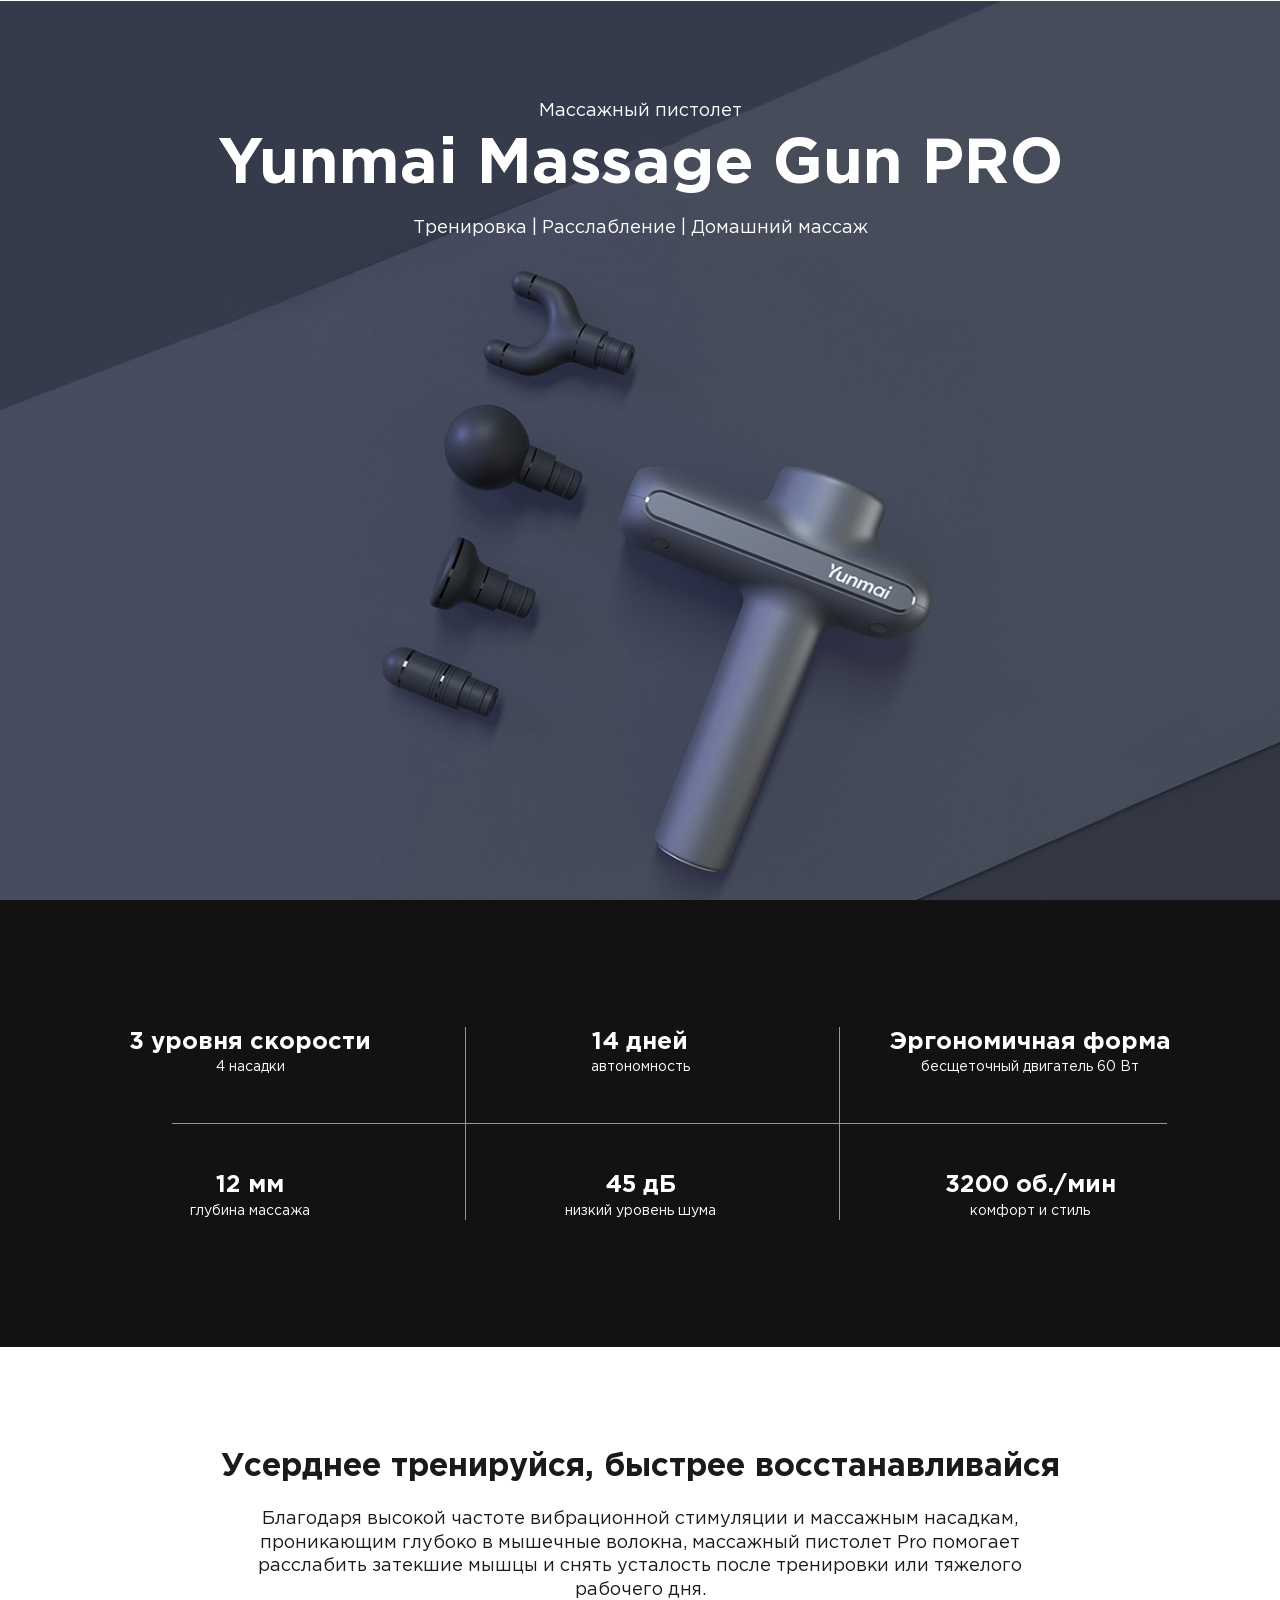
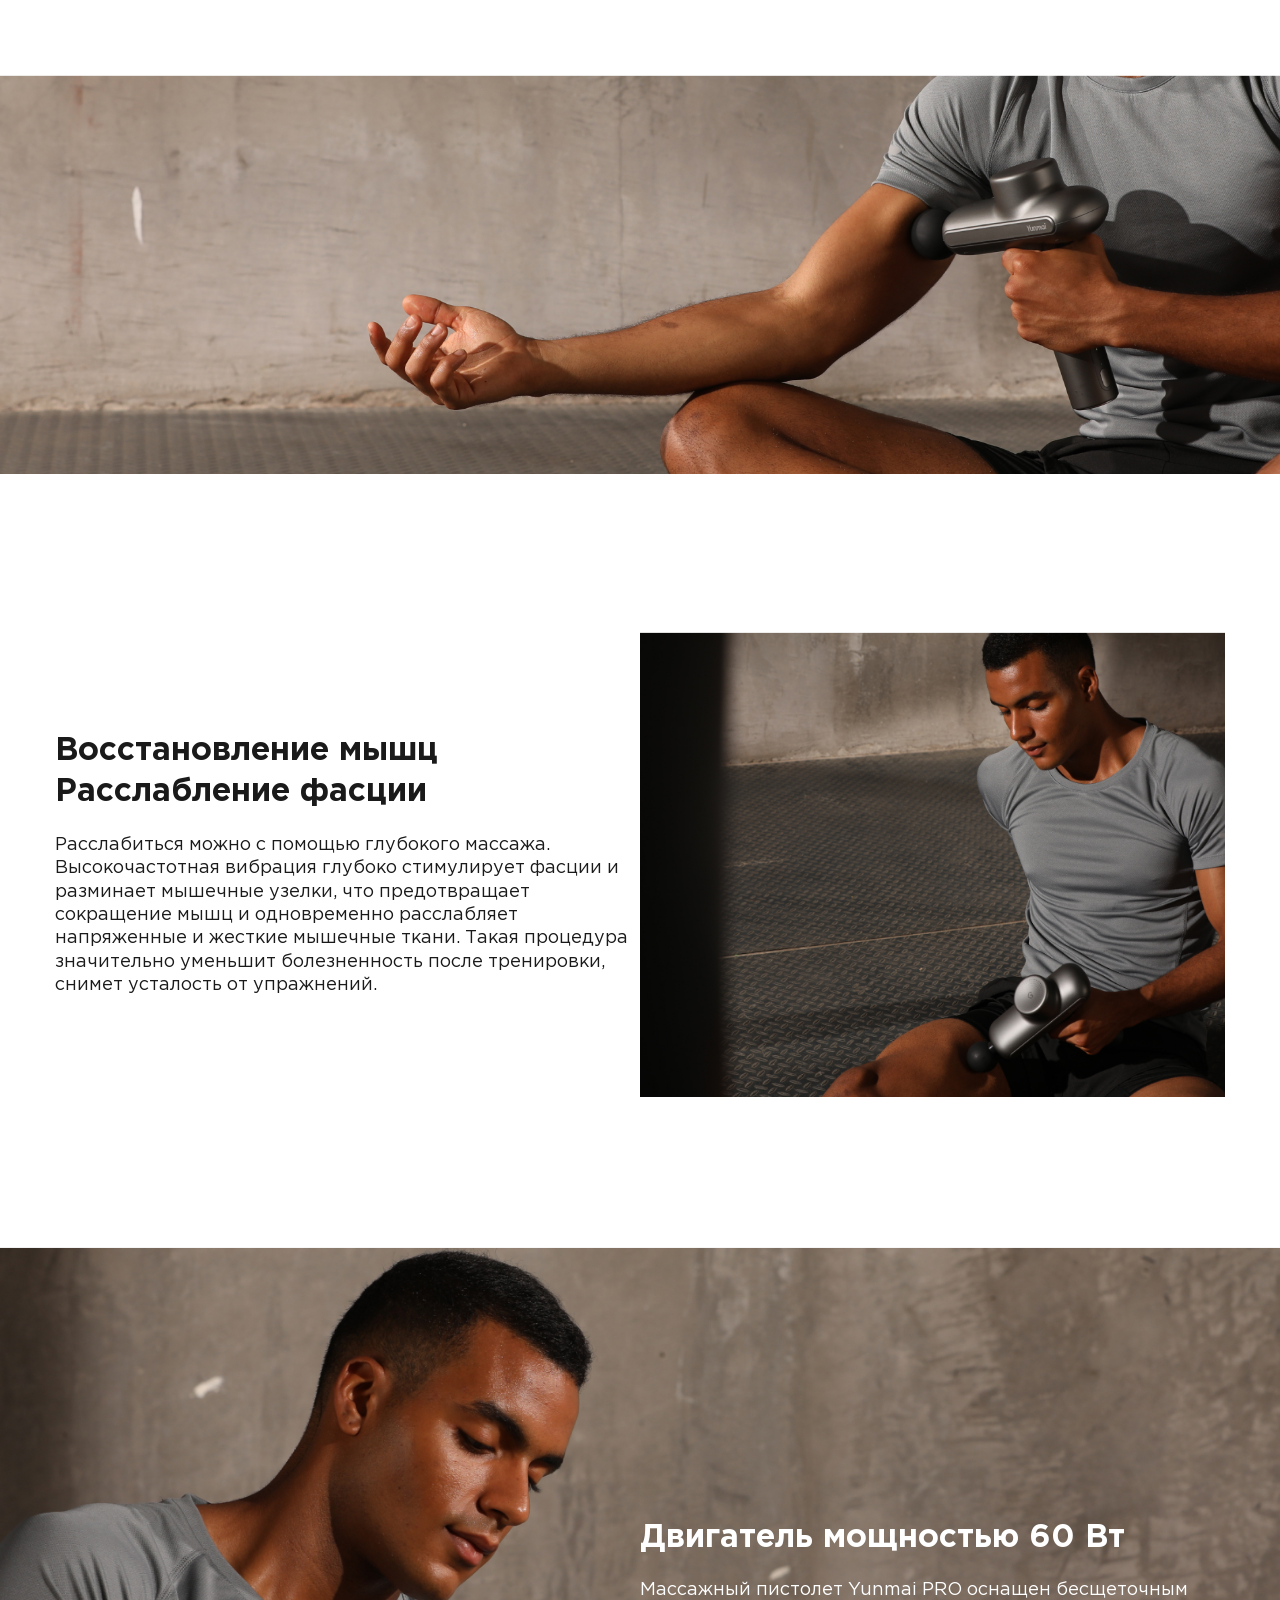
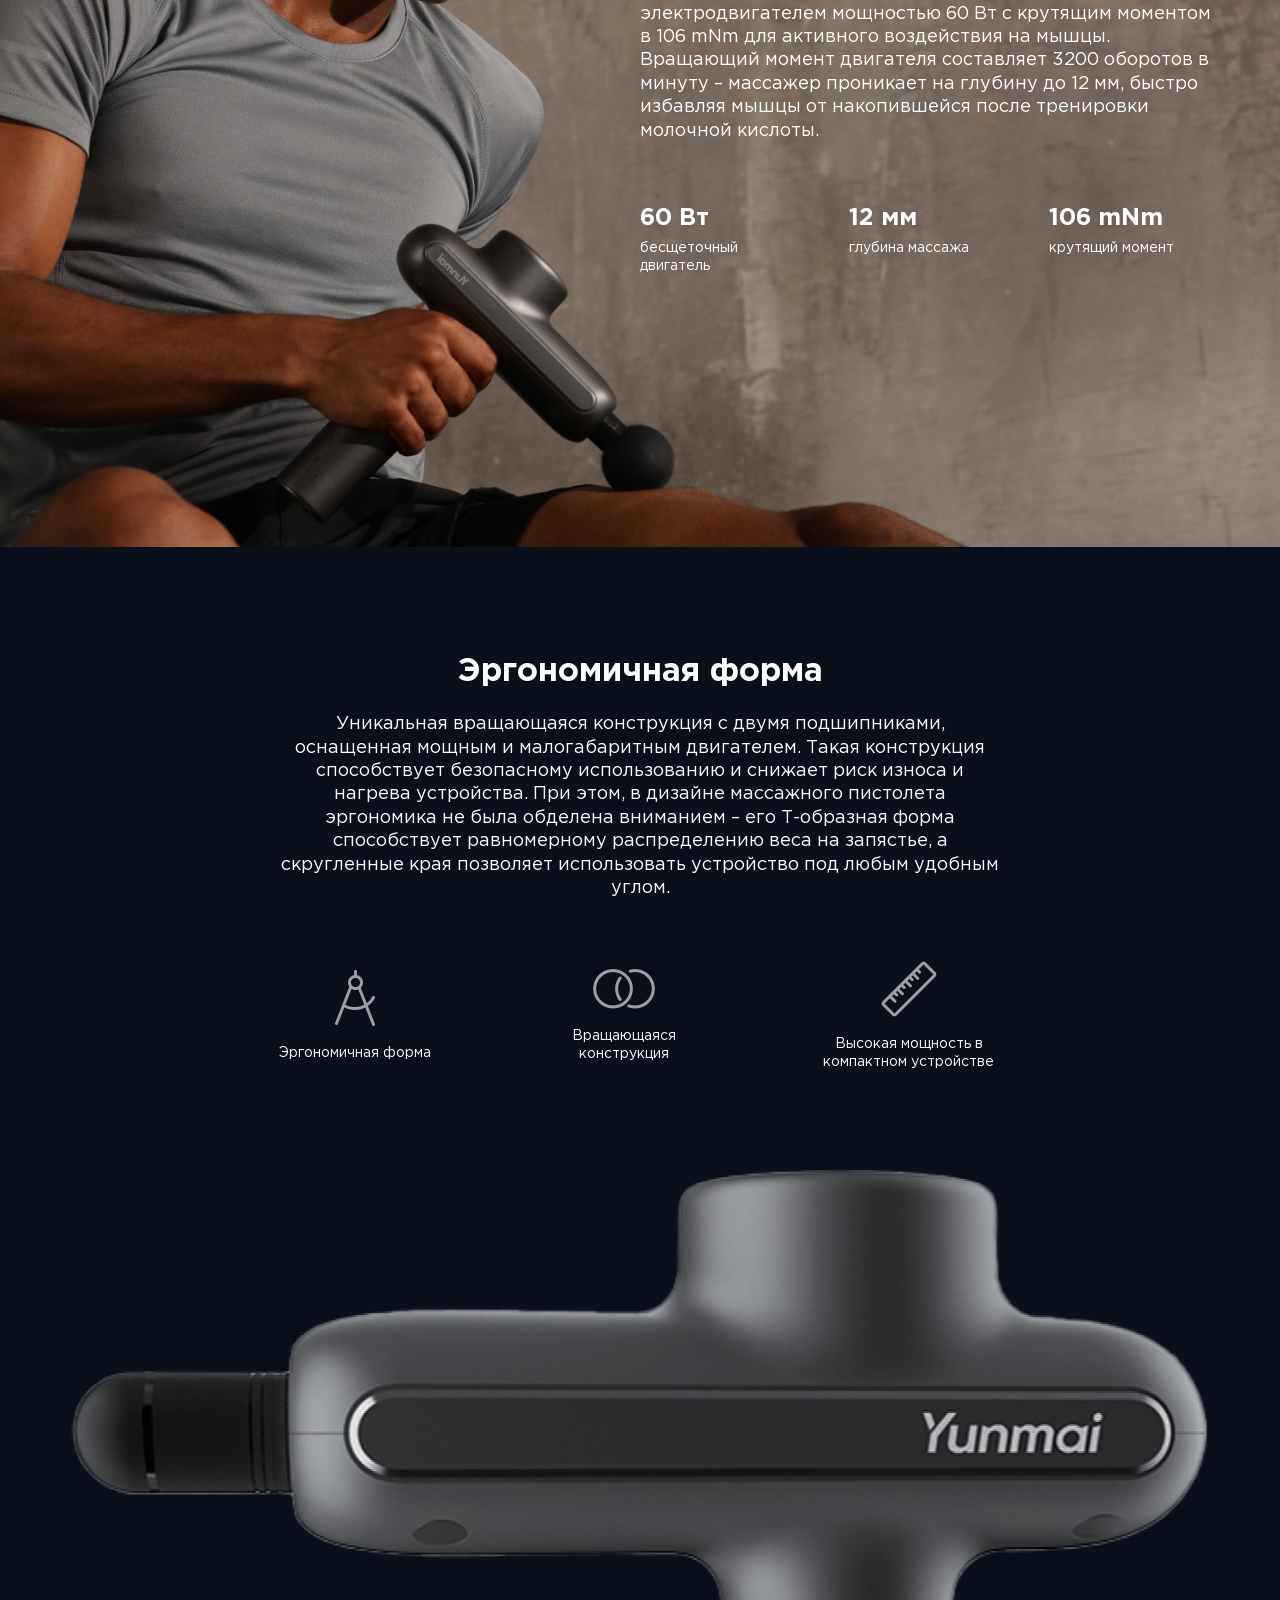
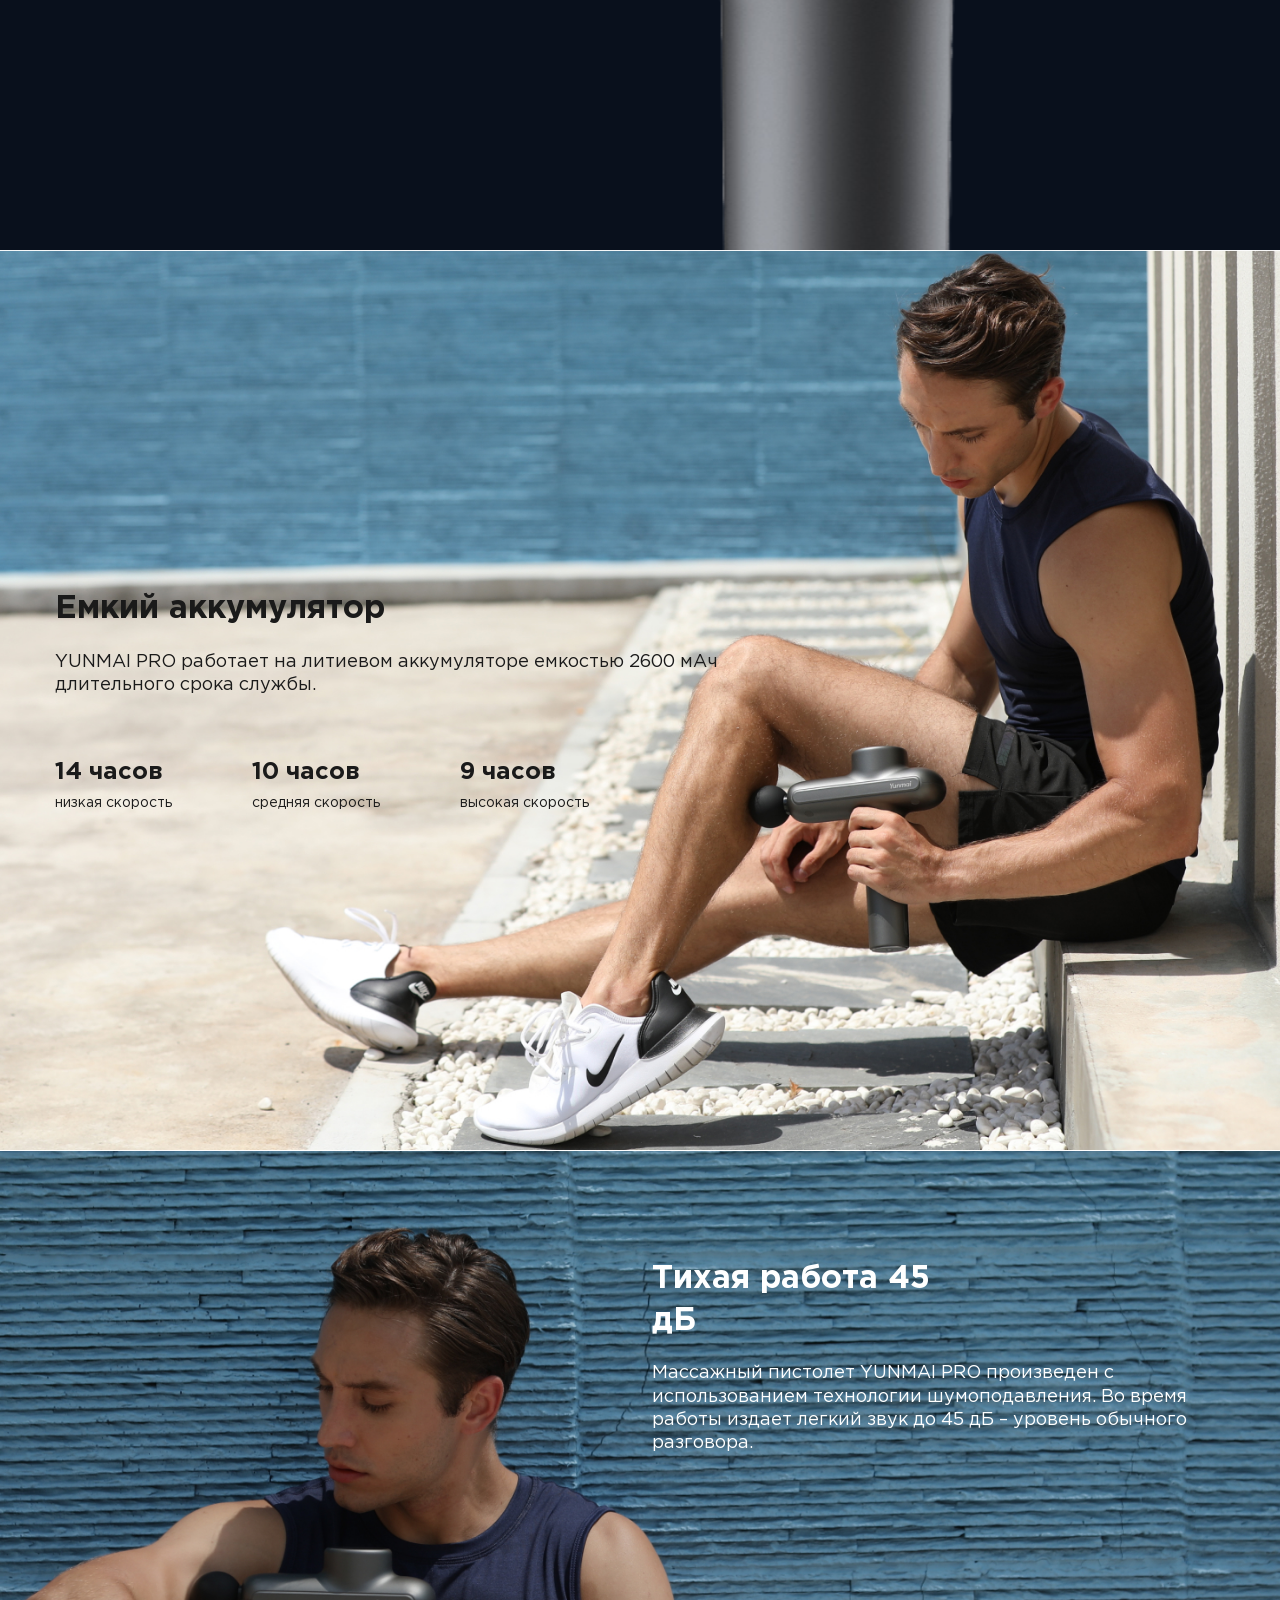
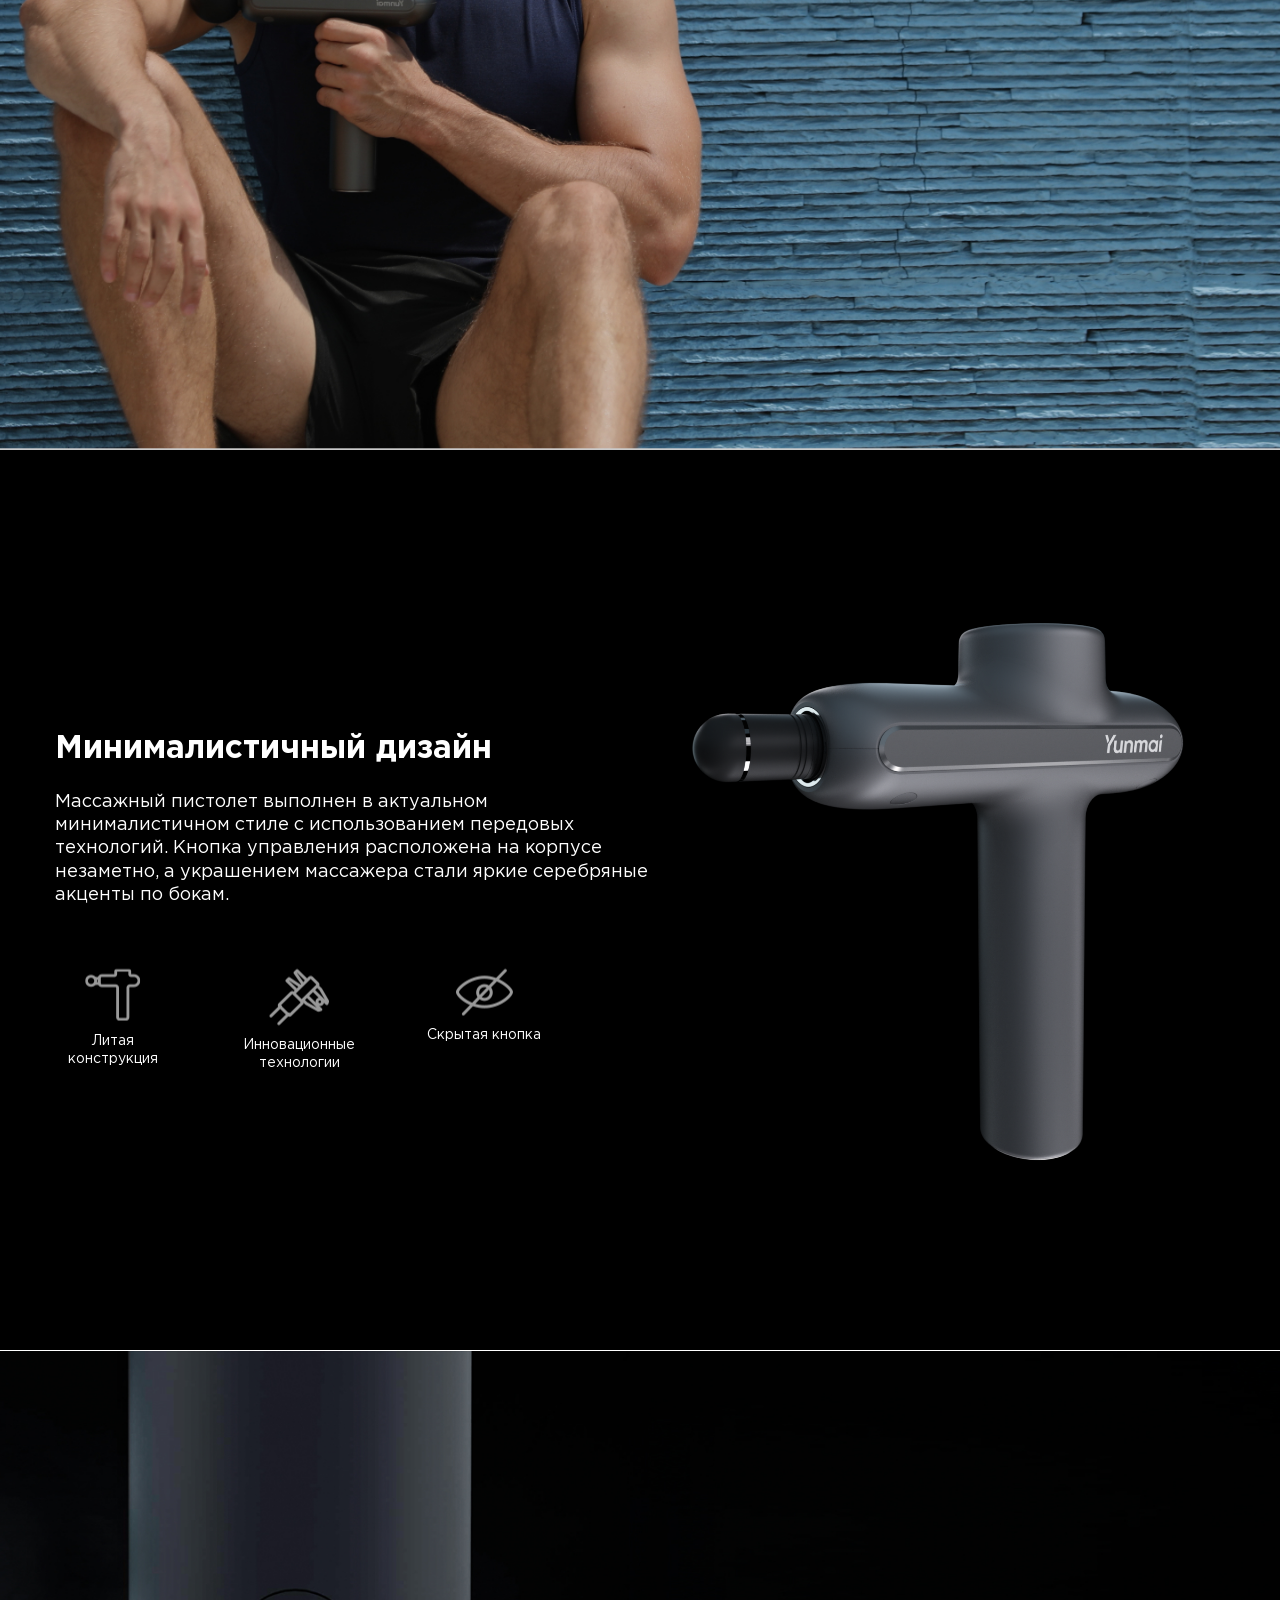
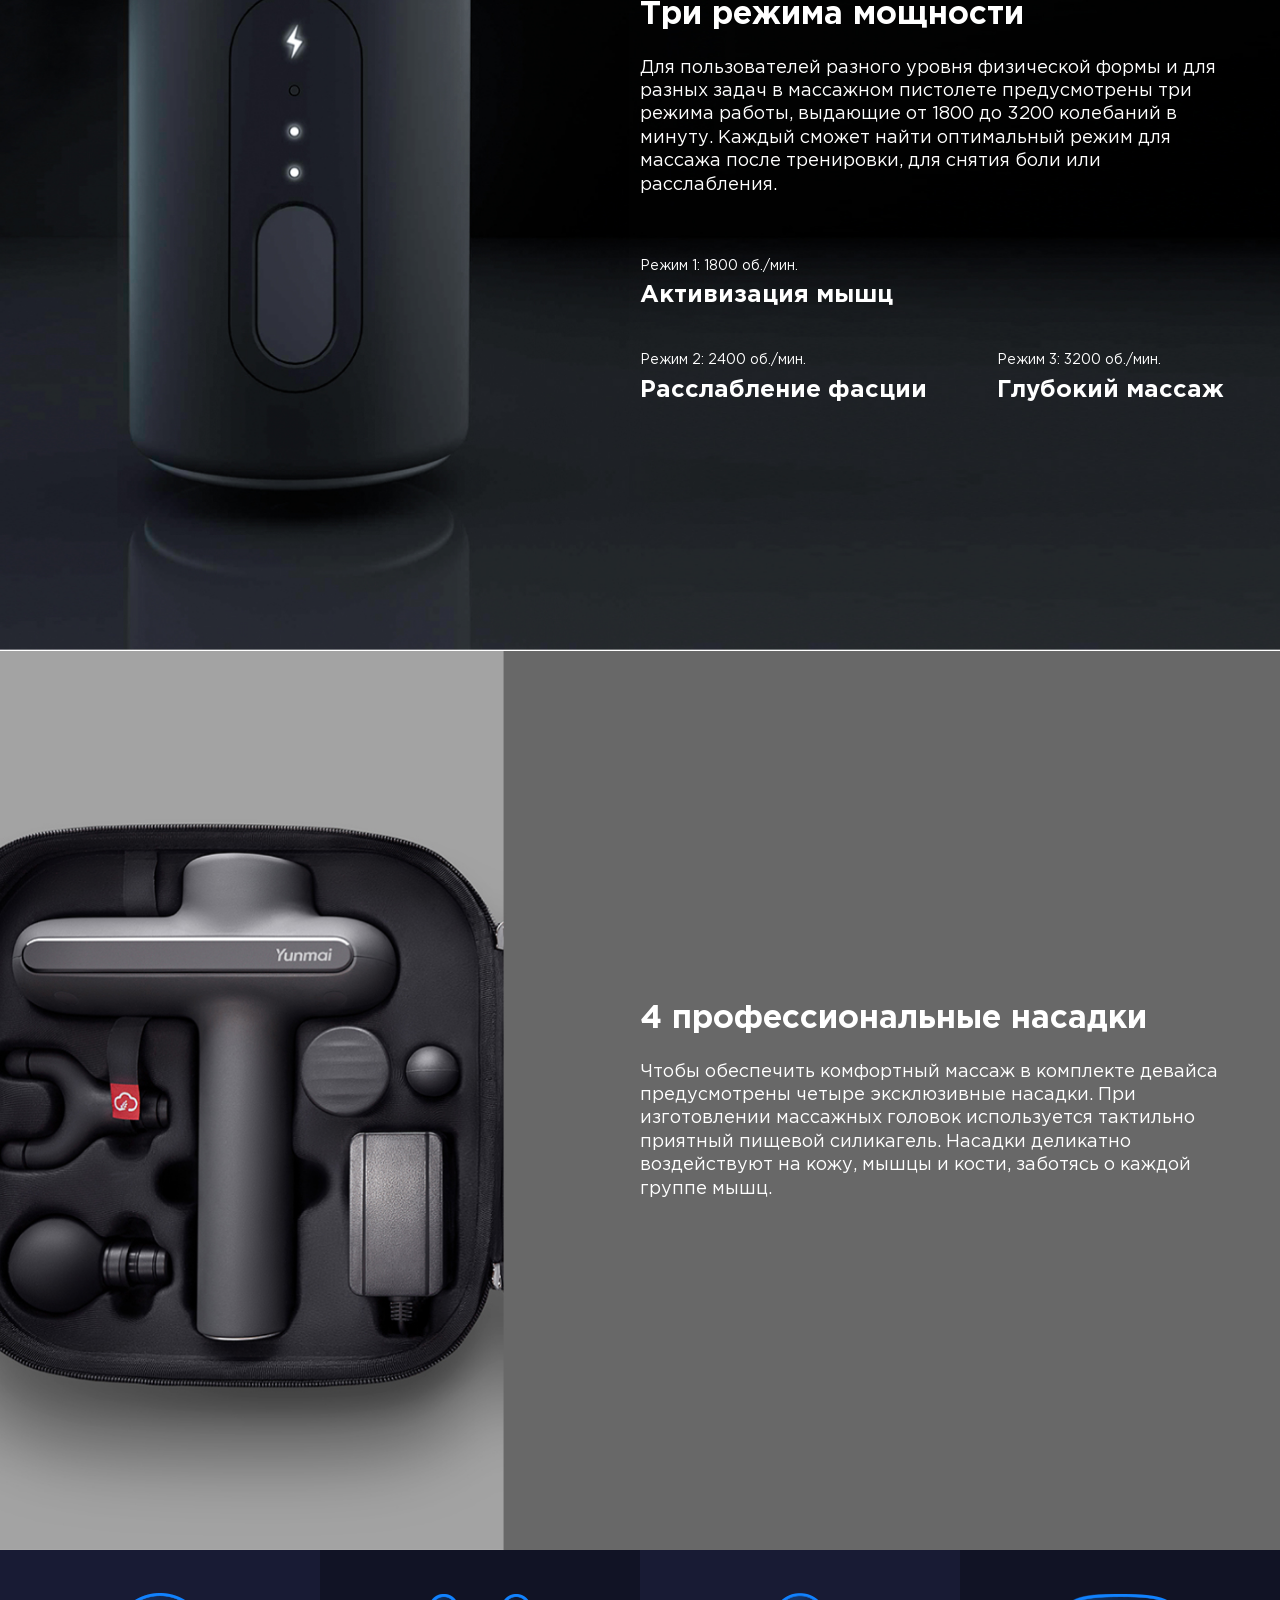
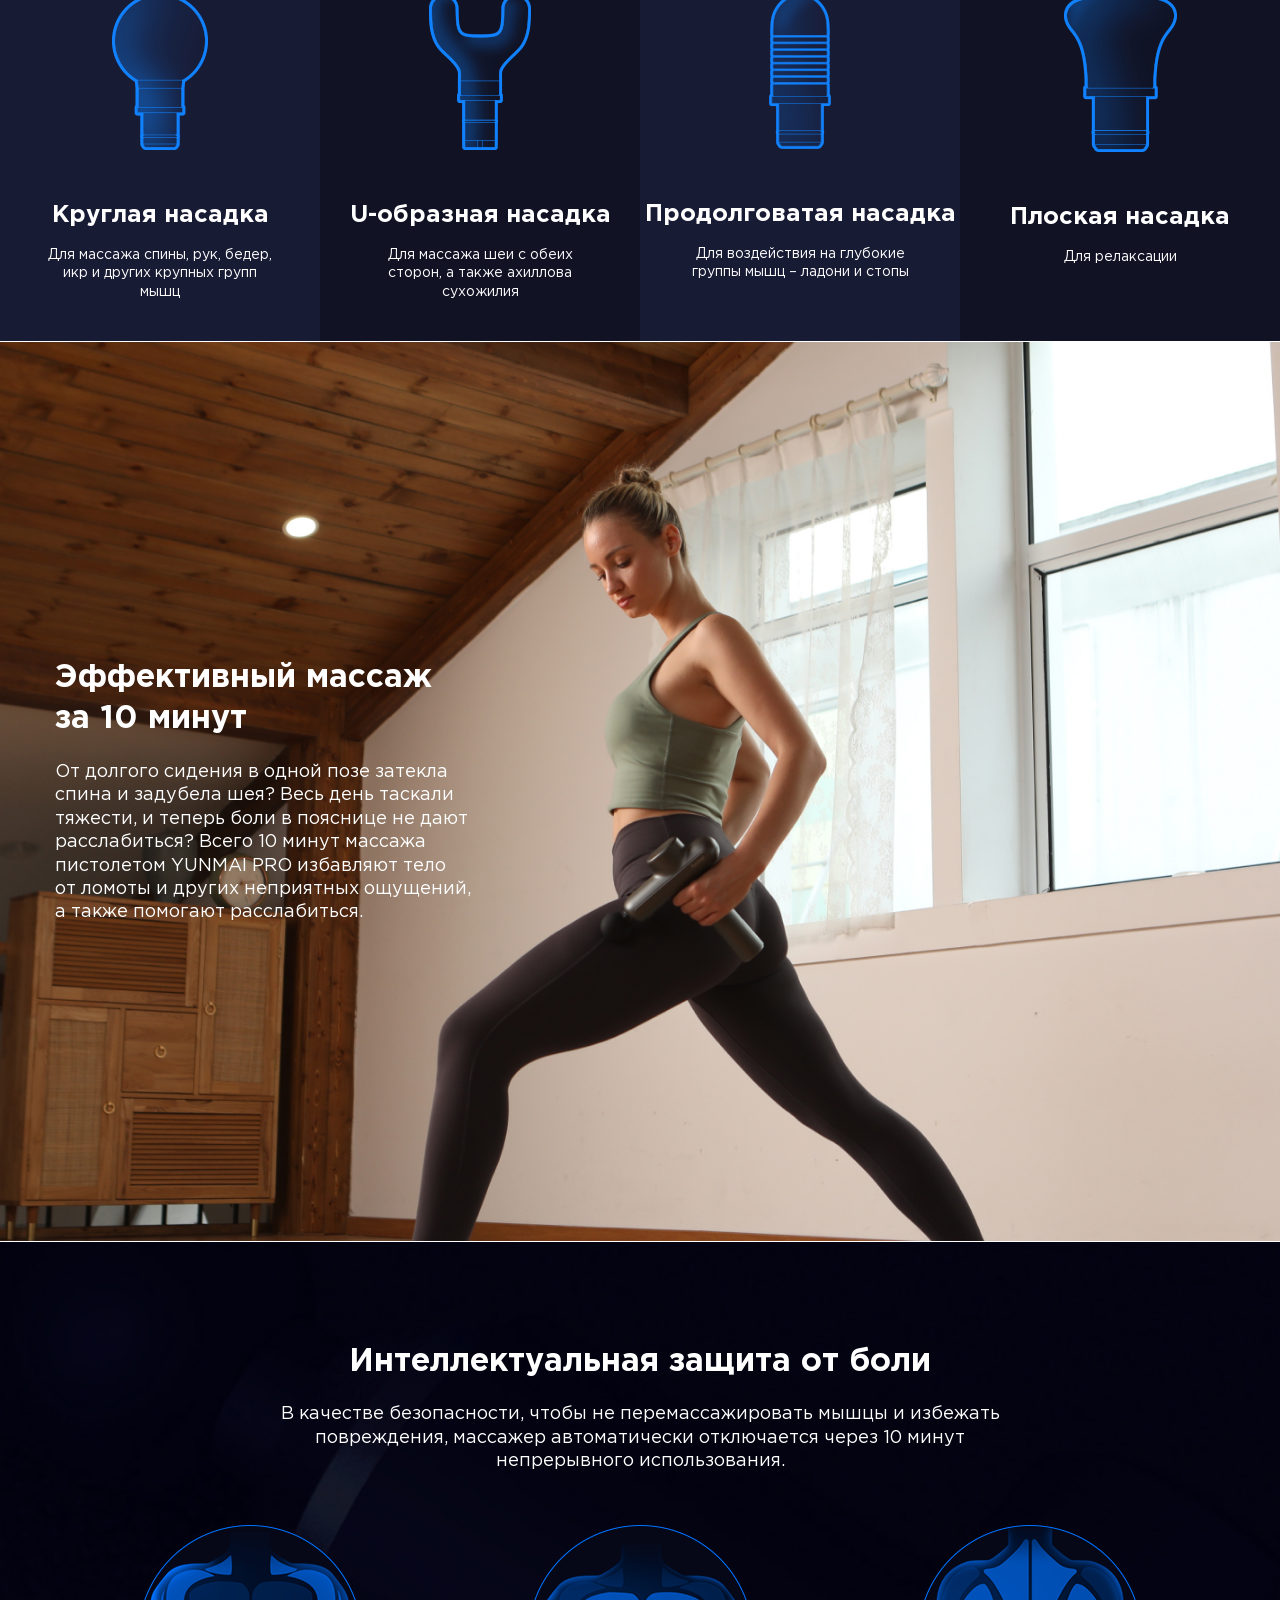
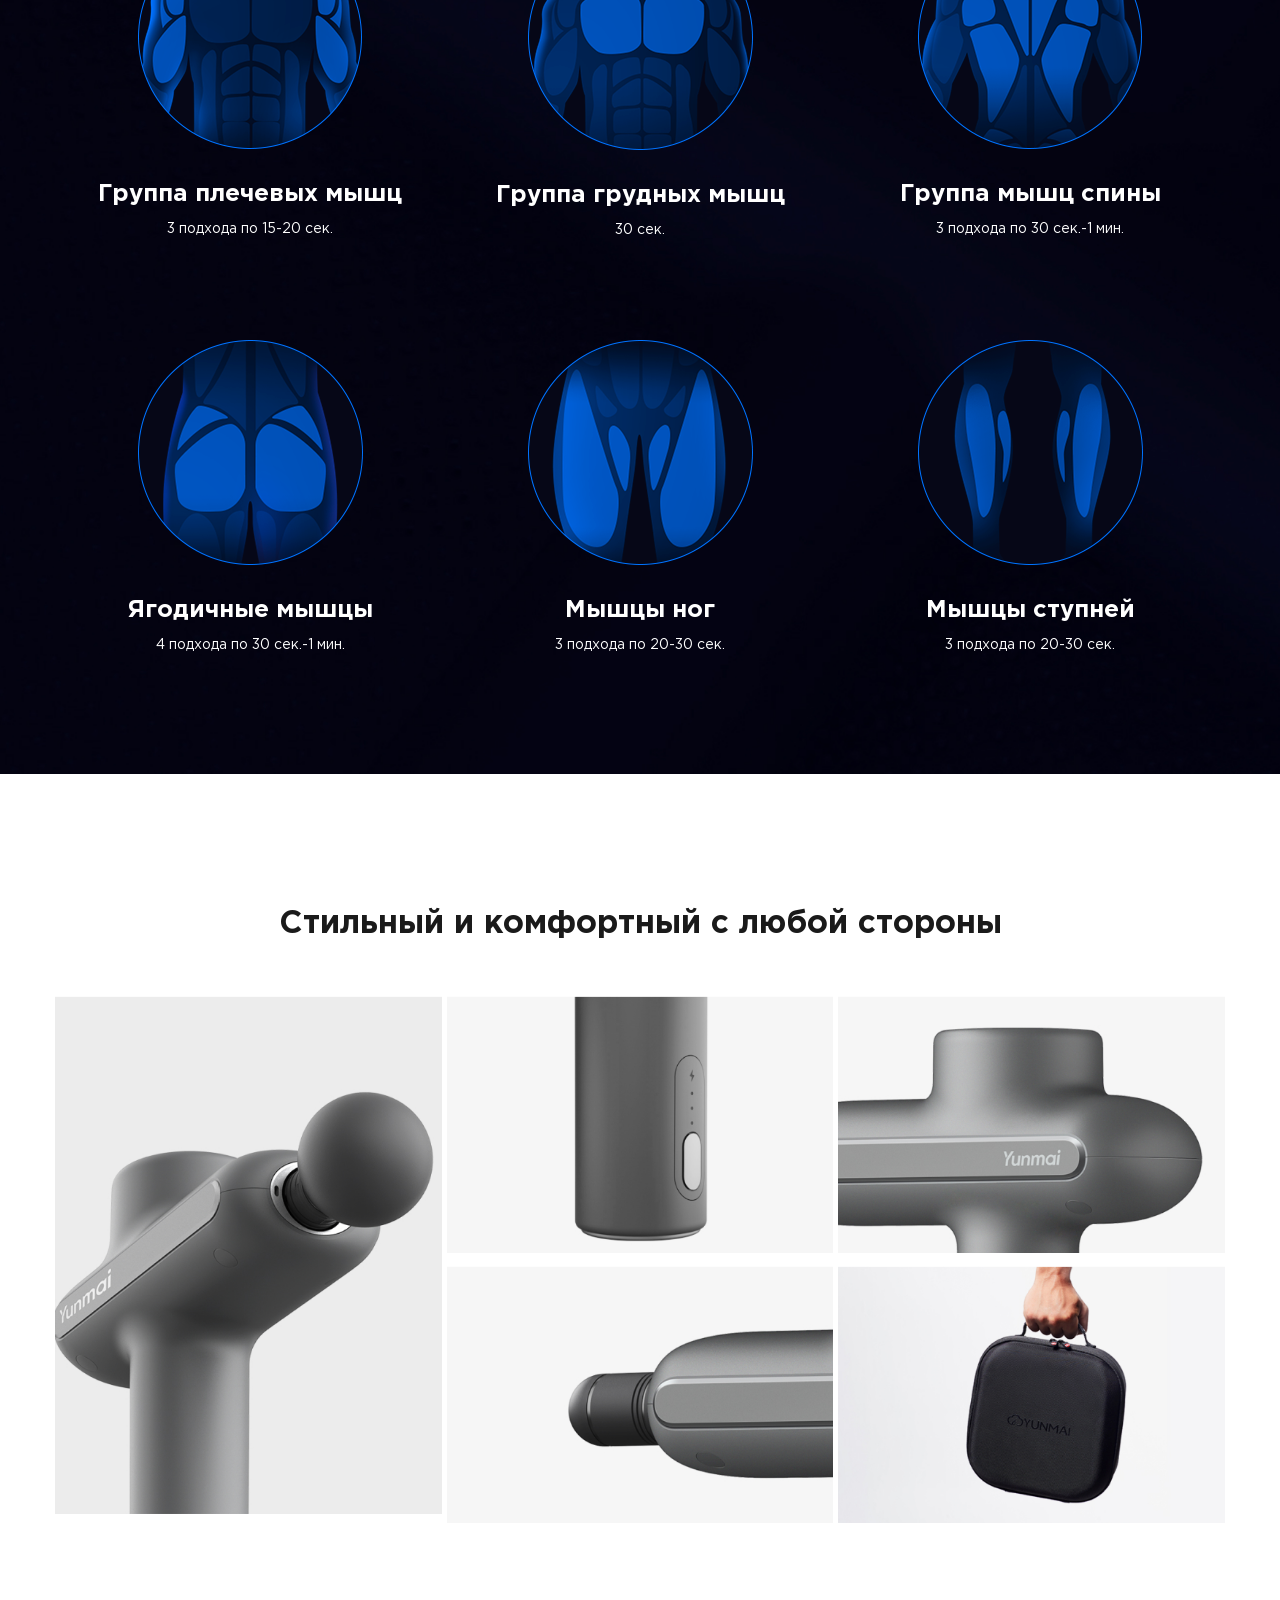
<file: index.html>
<!DOCTYPE html>
<html lang="en">
  <head>
    <meta charset="UTF-8" />
    <meta http-equiv="X-UA-Compatible" content="IE=edge" />
    <meta name="viewport" content="width=device-width, initial-scale=1.0" />
    <link rel="stylesheet" href="./css/main.css" />
    <title>Yunmai Massage Gun PRO</title>
  </head>
  <body>
    <section class="hero">
      <div class="container">
        <div class="hero__content">
          <p class="hero__subtitle descr">Массажный пистолет</p>
          <h1 class="hero__title">Yunmai Massage Gun PRO</h1>
          <p class="hero__descr descr">Тренировка | Расслабление | Домашний массаж</p>
        </div>
      </div>
    </section>
    <section class="char">
      <div class="container">
        <div class="char__wrapper">
          <div class="char__item">
            <h3 class="char__item-title">3 уровня скорости</h3>
            <p class="char__item-descr">4 насадки</p>
          </div>
          <div class="char__item">
            <h3 class="char__item-title">14 дней</h3>
            <p class="char__item-descr">автономность</p>
          </div>
          <div class="char__item">
            <h3 class="char__item-title">Эргономичная форма</h3>
            <p class="char__item-descr">бесщеточный двигатель 60 Вт</p>
          </div>
          <div class="char__item">
            <h3 class="char__item-title">12 мм</h3>
            <p class="char__item-descr">глубина массажа</p>
          </div>
          <div class="char__item">
            <h3 class="char__item-title">45 дБ</h3>
            <p class="char__item-descr">низкий уровень шума</p>
          </div>
          <div class="char__item">
            <h3 class="char__item-title">3200 об./мин</h3>
            <p class="char__item-descr">комфорт и стиль</p>
          </div>
        </div>
      </div>
    </section>

    <section class="training">
      <div class="container">
        <div class="training__text">
          <h3 class="training__title title">Усерднее тренируйся, быстрее восстанавливайся</h3>
          <p class="training__descr descr">
            Благодаря высокой частоте вибрационной стимуляции и массажным насадкам, проникающим
            глубоко в мышечные волокна, массажный пистолет Pro помогает расслабить затекшие мышцы и
            снять усталость после тренировки или тяжелого рабочего дня.
          </p>
        </div>
      </div>
      <picture>
        <source srcset="./img/training-375.jpeg" media="(max-width: 375px)" />
        <img class="training__img" src="./img/training-bg.jpeg" alt="Training" />
      </picture>
    </section>
    <section class="regen">
      <div class="container">
        <div class="regen__items">
          <div class="regen__items-text">
            <h3 class="regen__items-title title">Восстановление мышц Расслабление фасции</h3>
            <p class="regen__items-descr descr">
              Расслабиться можно с помощью глубокого массажа. Высокочастотная вибрация глубоко
              стимулирует фасции и разминает мышечные узелки, что предотвращает сокращение мышц и
              одновременно расслабляет напряженные и жесткие мышечные ткани. Такая процедура
              значительно уменьшит болезненность после тренировки, снимет усталость от упражнений.
            </p>
          </div>
          <img src="img/regen.jpeg" alt="Regen image" class="regen__img" />
        </div>
      </div>
    </section>
    <section class="engine">
      <div class="container">
        <div class="engine__wrapper">
          <div class="engine__content">
            <h3 class="engine__title title">Двигатель мощностью 60 Вт</h3>
            <p class="engine__descr descr">
              Массажный пистолет Yunmai PRO оснащен бесщеточным электродвигателем мощностью 60 Вт с
              крутящим моментом в 106 mNm для активного воздействия на мышцы. Вращающий момент
              двигателя составляет 3200 оборотов в минуту – массажер проникает на глубину до 12 мм,
              быстро избавляя мышцы от накопившейся после тренировки молочной кислоты.
            </p>
            <div class="engine__inner">
              <div class="engine__item">
                <h4 class="engine__item-title">60 Вт</h4>
                <p class="engine__item-descr">бесщеточный двигатель</p>
              </div>
              <div class="engine__item">
                <h4 class="engine__item-title">12 мм</h4>
                <p class="engine__item-descr">глубина массажа</p>
              </div>
              <div class="engine__item">
                <h4 class="engine__item-title">106 mNm</h4>
                <p class="engine__item-descr">крутящий момент</p>
              </div>
            </div>
          </div>
        </div>
      </div>
    </section>
    <section class="ergonomic">
      <div class="container">
        <div class="ergonomic__content">
          <h3 class="ergonomic__title title">Эргономичная форма</h3>
          <p class="ergonomic__descr descr">
            Уникальная вращающаяся конструкция с двумя подшипниками, оснащенная мощным и
            малогабаритным двигателем. Такая конструкция способствует безопасному использованию и
            снижает риск износа и нагрева устройства. При этом, в дизайне массажного пистолета
            эргономика не была обделена вниманием – его Т-образная форма способствует равномерному
            распределению веса на запястье, а скругленные края позволяет использовать устройство под
            любым удобным углом.
          </p>
          <div class="ergonomic__inner">
            <div class="ergonomic__item">
              <img src="./img/icons/form.png" alt="Form" class="ergonomic__item-img" />
              <p class="ergonomic__item-descr">Эргономичная форма</p>
            </div>
            <div class="ergonomic__item">
              <img src="./img/icons/round.png" alt="Round" class="ergonomic__item-img" />
              <p class="ergonomic__item-descr">Вращающаяся конструкция</p>
            </div>
            <div class="ergonomic__item">
              <img src="./img/icons/linear.png" alt="Linear" class="ergonomic__item-img" />
              <p class="ergonomic__item-descr">Высокая мощность в компактном устройстве</p>
            </div>
          </div>
          <img src="./img/massager.png" alt="Massager" class="ergonomic__img" />
        </div>
      </div>
    </section>
    <section class="battery">
      <div class="container">
        <div class="battery__wrapper">
          <div class="battery__content">
            <h3 class="battery__title title">Емкий аккумулятор</h3>
            <p class="battery__descr descr">
              YUNMAI PRO работает на литиевом аккумуляторе емкостью 2600 мАч длительного срока
              службы.
            </p>
            <div class="battery__inner">
              <div class="battery__item">
                <h4 class="battery__item-title">14 часов</h4>
                <p class="battery__item-descr">низкая скорость</p>
              </div>
              <div class="battery__item">
                <h4 class="battery__item-title">10 часов</h4>
                <p class="battery__item-descr">средняя скорость</p>
              </div>
              <div class="battery__item">
                <h4 class="battery__item-title">9 часов</h4>
                <p class="battery__item-descr">высокая скорость</p>
              </div>
            </div>
          </div>
        </div>
      </div>
    </section>
    <section class="noize">
      <div class="container">
        <div class="noize__wrapper">
          <div class="noize__content">
            <h3 class="noize__title title">Тихая работа 45 дБ</h3>
            <p class="noize__descr descr">
              Массажный пистолет YUNMAI PRO произведен с использованием технологии шумоподавления.
              Во время работы издает легкий звук до 45 дБ – уровень обычного разговора.
            </p>
          </div>
        </div>
      </div>
    </section>
    <section class="design">
      <div class="container">
        <div class="design__content">
          <div class="design__inner">
            <div class="design__text">
              <h3 class="design__title title">Минималистичный дизайн</h3>
              <p class="design__descr descr">
                Массажный пистолет выполнен в актуальном минималистичном стиле с использованием
                передовых технологий. Кнопка управления расположена на корпусе незаметно, а
                украшением массажера стали яркие серебряные акценты по бокам.
              </p>
            </div>
            <div class="design__wrapper">
              <div class="design__item">
                <img
                  class="design__item-img"
                  src="./img/icons/construction.png"
                  alt="Construction"
                />
                <p class="design__item-descr">Литая конструкция</p>
              </div>
              <div class="design__item">
                <img class="design__item-img" src="./img/icons/technology.png" alt="Technology" />
                <p class="design__item-descr">Инновационные технологии</p>
              </div>
              <div class="design__item">
                <img class="design__item-img" src="./img/icons/hide.png" alt="Hide" />
                <p class="design__item-descr">Скрытая кнопка</p>
              </div>
            </div>
          </div>
        </div>
      </div>
      <picture>
        <source srcset="./img/design-tablet.png" media="(max-width: 800px)" />
        <img class="design__img" src="./img/design.png" alt="design" />
      </picture>
    </section>
    <section class="power">
      <div class="container">
        <div class="power__wrapper">
          <div class="power__content">
            <h3 class="power__title title">Три режима мощности</h3>
            <p class="power__descr descr">
              Для пользователей разного уровня физической формы и для разных задач в массажном
              пистолете предусмотрены три режима работы, выдающие от 1800 до 3200 колебаний в
              минуту. Каждый сможет найти оптимальный режим для массажа после тренировки, для снятия
              боли или расслабления.
            </p>
            <div class="power__inner">
              <div class="power__item">
                <p class="power__inner-descr">Режим 1: 1800 об./мин.</p>
                <h4 class="power__inner-title">Активизация мышц</h4>
              </div>
              <div class="power__item">
                <p class="power__inner-descr">Режим 2: 2400 об./мин.</p>
                <h4 class="power__inner-title">Расслабление фасции</h4>
              </div>
              <div class="power__item">
                <p class="power__inner-descr">Режим 3: 3200 об./мин.</p>
                <h4 class="power__inner-title">Глубокий массаж</h4>
              </div>
            </div>
          </div>
        </div>
      </div>
    </section>
    <section class="complect">
      <div class="container">
        <div class="complect__wrapper">
          <div class="complect__content">
            <h3 class="complect__title title">4 профессиональные насадки</h3>
            <p class="complect__descr descr">
              Чтобы обеспечить комфортный массаж в комплекте девайса предусмотрены четыре
              эксклюзивные насадки. При изготовлении массажных головок используется тактильно
              приятный пищевой силикагель. Насадки деликатно воздействуют на кожу, мышцы и кости,
              заботясь о каждой группе мышц.
            </p>
          </div>
        </div>
      </div>
      <img src="img/complect-single.jpeg" alt="Complect" class="complect__img" />
    </section>
    <section class="nozzles">
      <div class="nozzles__content">
        <div class="nozzles__item">
          <img src="./img/round-nozzle.png" alt="Round Nozzle" />
          <div class="nozzles__title title">Круглая насадка</div>
          <div class="nozzles__descr descr">
            Для массажа спины, рук, бедер, икр и других крупных групп мышц
          </div>
        </div>
        <div class="nozzles__item">
          <img src="./img/u-nozzle.png" alt="U Nozzle" />
          <div class="nozzles__title">U-образная насадка</div>
          <div class="nozzles__descr">
            Для массажа шеи с обеих сторон, а также ахиллова сухожилия
          </div>
        </div>
        <div class="nozzles__item">
          <img src="./img/long-nozzle.png" alt="Long Nozzle" />
          <div class="nozzles__title">Продолговатая насадка</div>
          <div class="nozzles__descr">Для воздействия на глубокие группы мышц – ладони и стопы</div>
        </div>
        <div class="nozzles__item">
          <img src="./img/flat-nozzle.png" alt="Flat Nozzle" />
          <div class="nozzles__title">Плоская насадка</div>
          <div class="nozzles__descr">Для релаксации</div>
        </div>
      </div>
    </section>
    <section class="effective">
      <div class="container">
        <div class="effective__wrapper">
          <div class="effective__content">
            <h3 class="effective__title title">Эффективный массаж за 10 минут</h3>
            <p class="effective__descr descr">
              От долгого сидения в одной позе затекла спина и задубела шея? Весь день таскали
              тяжести, и теперь боли в пояснице не дают расслабиться? Всего 10 минут массажа
              пистолетом YUNMAI PRO избавляют тело от ломоты и других неприятных ощущений, а также
              помогают расслабиться.
            </p>
          </div>
        </div>
      </div>
    </section>
    <section class="body">
      <div class="container">
        <div class="body__text">
          <h2 class="body__title title">Интеллектуальная защита от боли</h2>
          <p class="body__descr descr">
            В качестве безопасности, чтобы не перемассажировать мышцы и избежать повреждения,
            массажер автоматически отключается через 10 минут непрерывного использования.
          </p>
        </div>
        <div class="body__wrapper">
          <div class="body__item">
            <img src="./img/body-icons/shoulders.png" alt="shoulders" />
            <h3 class="body__item-title">Группа плечевых мышц</h3>
            <p class="body__item-descr">3 подхода по 15-20 сек.</p>
          </div>
          <div class="body__item">
            <img src="./img/body-icons/pectoral.png" alt="pectoral" />
            <h3 class="body__item-title">Группа грудных мышц</h3>
            <p class="body__item-descr">30 сек.</p>
          </div>
          <div class="body__item">
            <img src="./img/body-icons/spinal.png" alt="spinal" />
            <h3 class="body__item-title">Группа мышц спины</h3>
            <p class="body__item-descr">3 подхода по 30 сек.-1 мин.</p>
          </div>
          <div class="body__item">
            <img src="./img/body-icons/gluteal.png" alt="gluteal" />
            <h3 class="body__item-title">Ягодичные мышцы</h3>
            <p class="body__item-descr">4 подхода по 30 сек.-1 мин.</p>
          </div>
          <div class="body__item">
            <img src="./img/body-icons/legs.png" alt="legs" />
            <h3 class="body__item-title">Мышцы ног</h3>
            <p class="body__item-descr">3 подхода по 20-30 сек.</p>
          </div>
          <div class="body__item">
            <img src="./img/body-icons/foot.png" alt="foot" />
            <h3 class="body__item-title">Мышцы ступней</h3>
            <p class="body__item-descr">3 подхода по 20-30 сек.</p>
          </div>
        </div>
      </div>
    </section>
    <section class="comfort">
      <div class="container">
        <h3 class="comfort__title title">Стильный и комфортный с любой стороны</h3>
        <div class="comfort__wrapper">
          <div class="comfort__item">
            <img src="./img/comfort-img/comfort-1.jpeg" alt="Comfort" />
          </div>
          <div class="comfort__item">
            <img src="./img/comfort-img/comfort-2.jpeg" alt="Comfort" />
          </div>
          <div class="comfort__item">
            <img src="./img/comfort-img/comfort-3.jpeg" alt="Comfort" />
          </div>
          <div class="comfort__item">
            <img src="./img/comfort-img/comfort-4.jpeg" alt="Comfort" />
          </div>
          <div class="comfort__item">
            <img src="./img/comfort-img/comfort-5.jpeg" alt="Comfort" />
          </div>
        </div>
      </div>
    </section>
  </body>
</html>
</file>
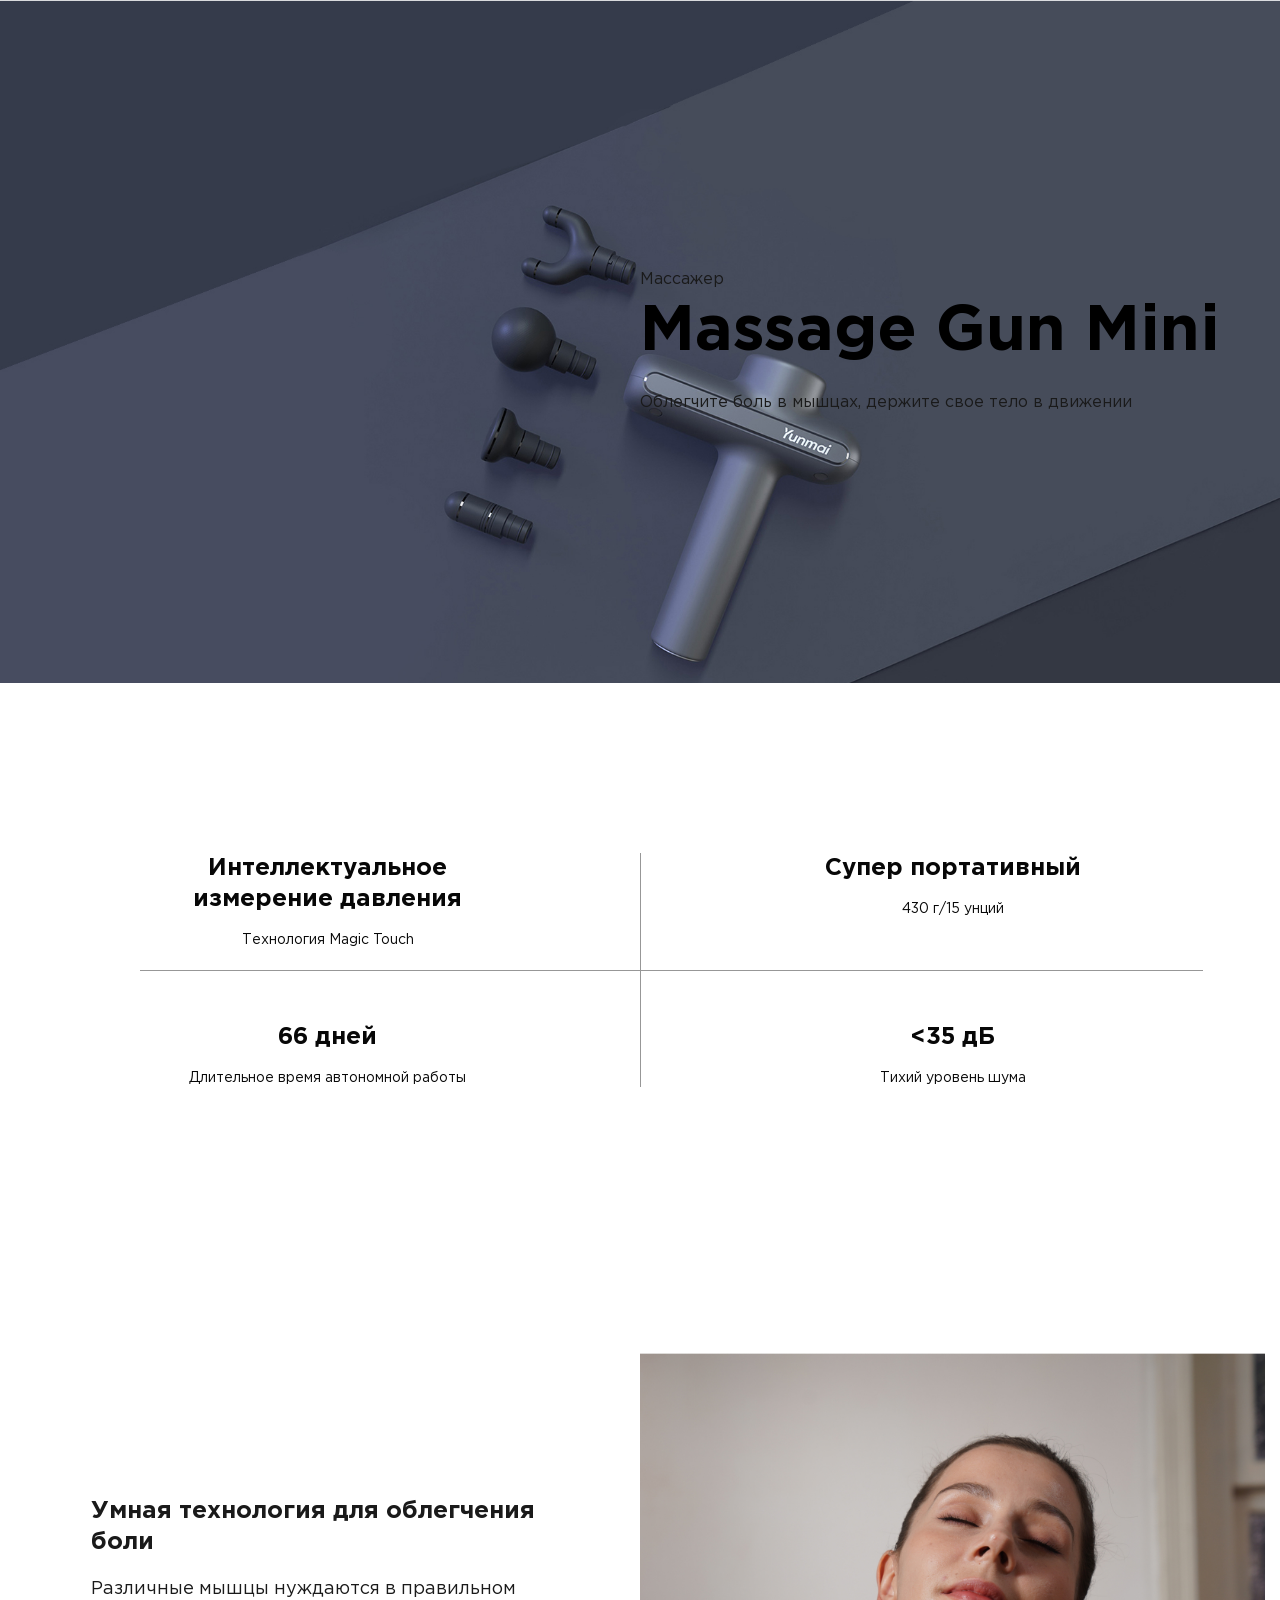
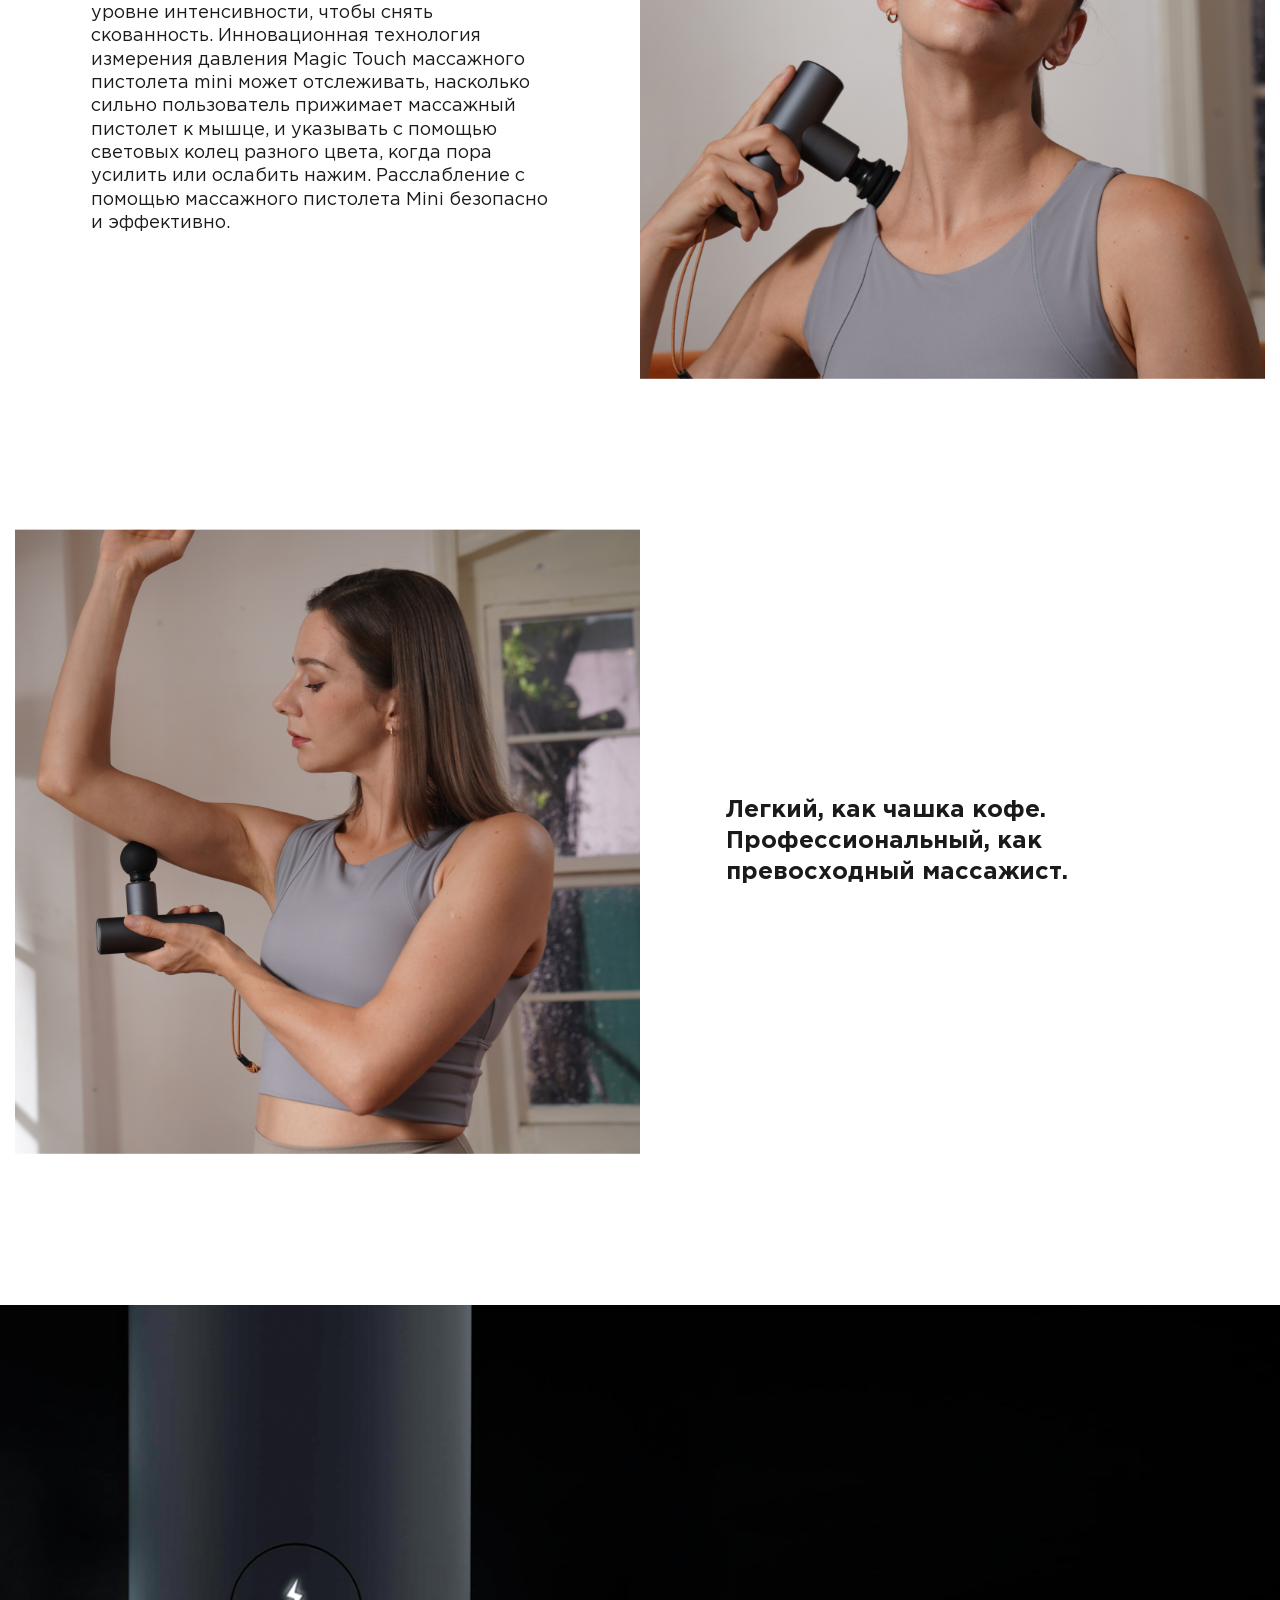
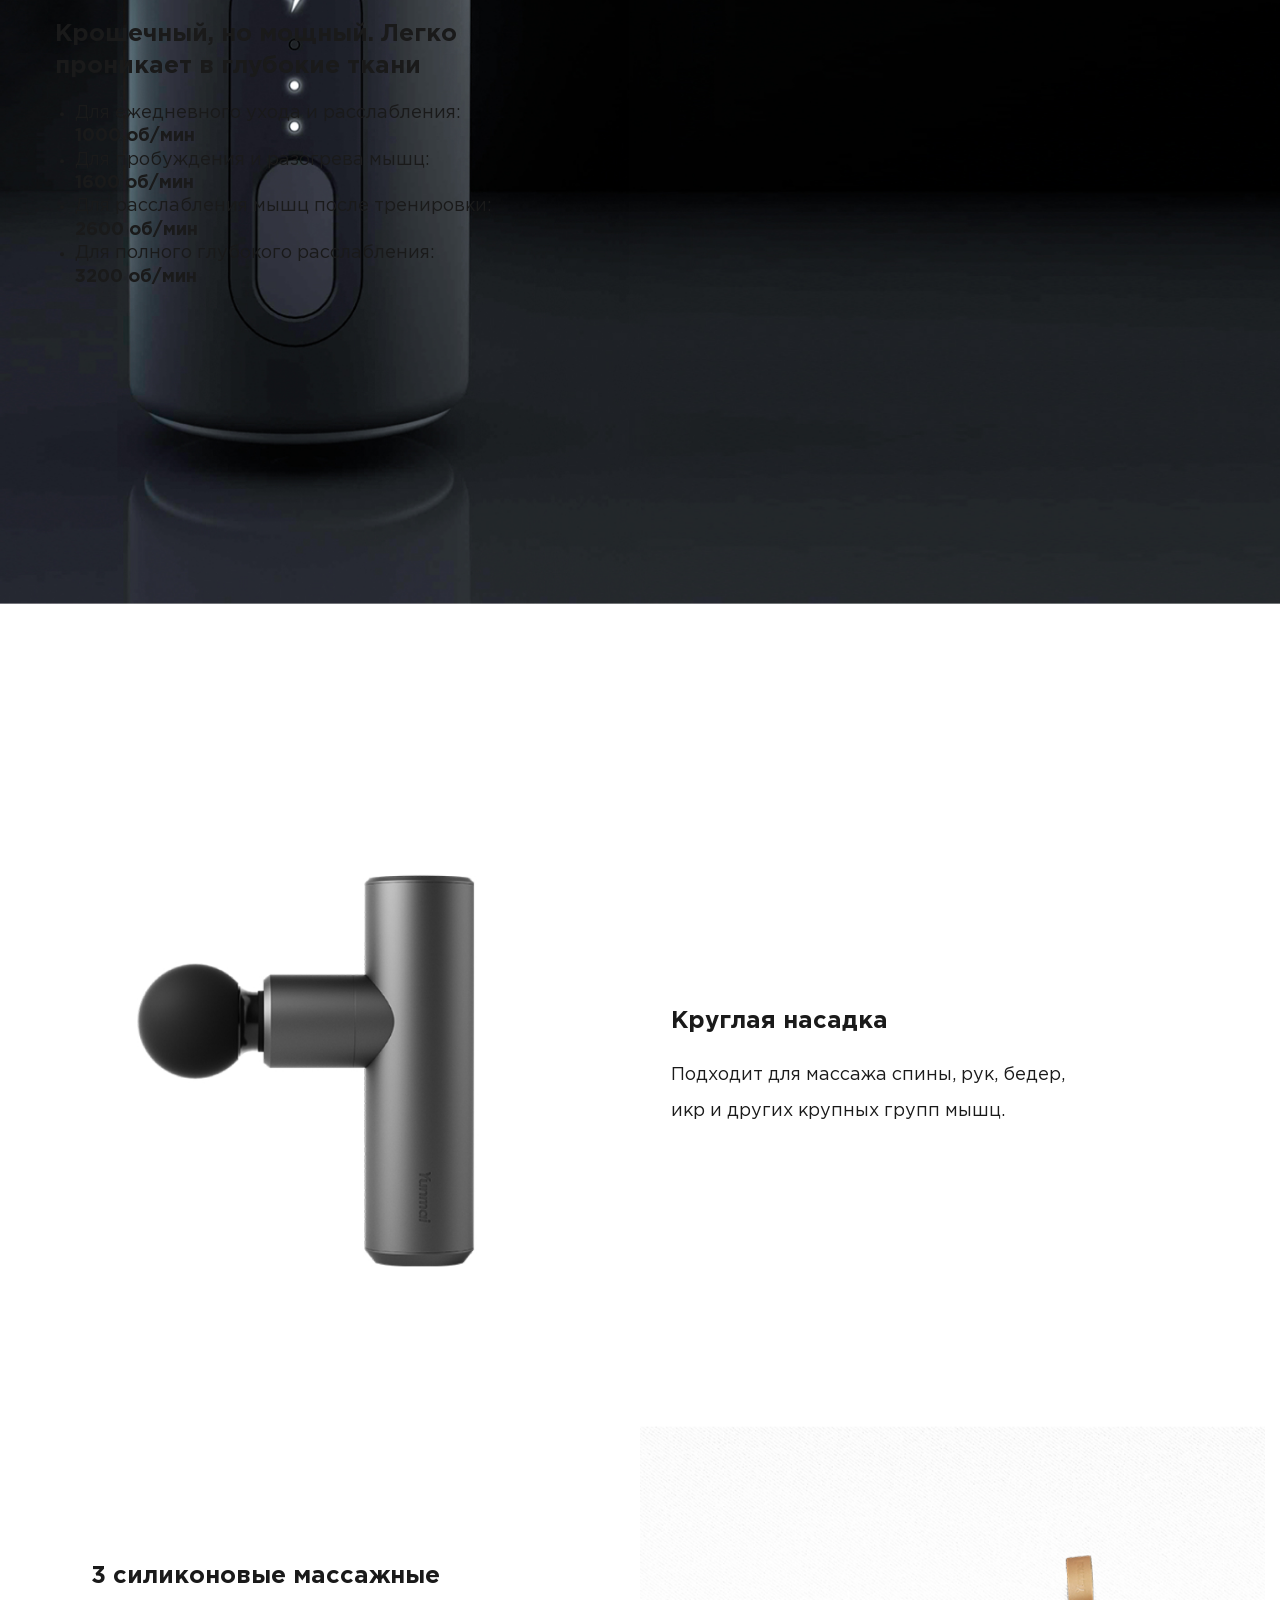
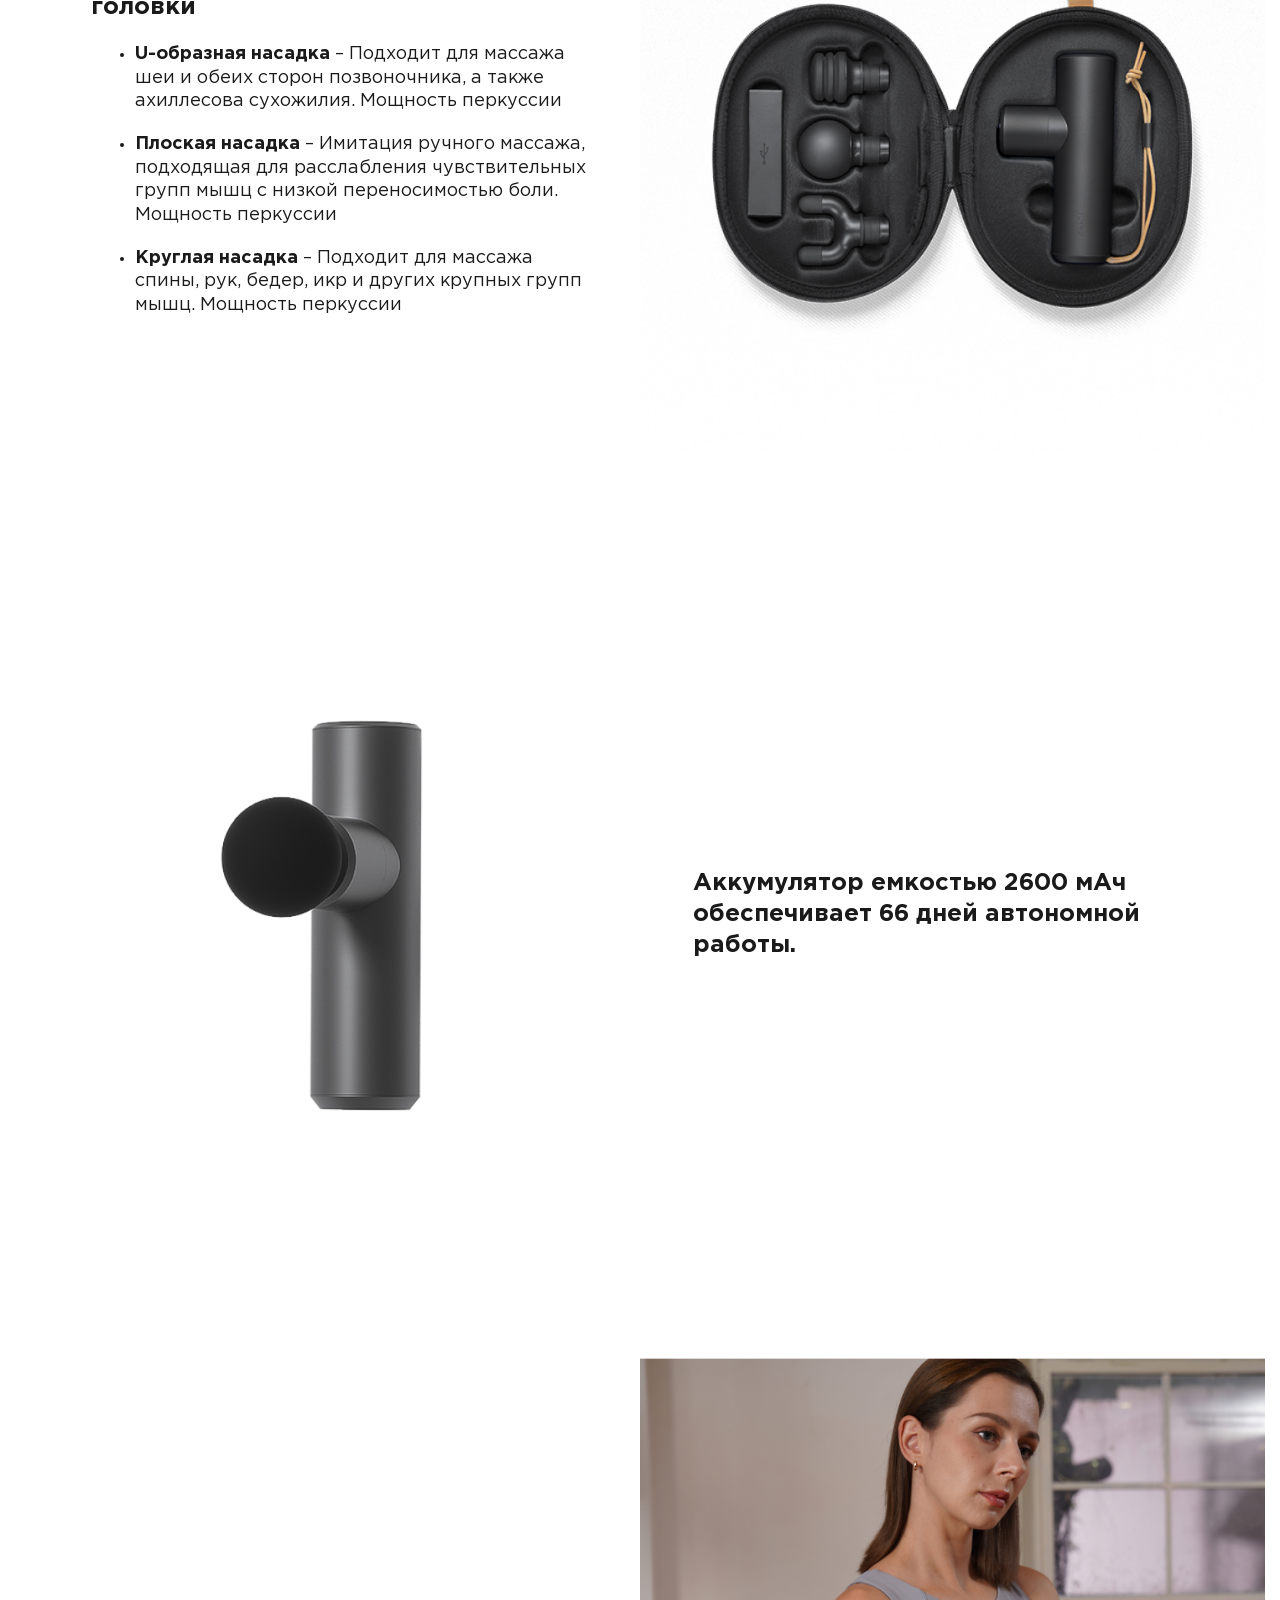
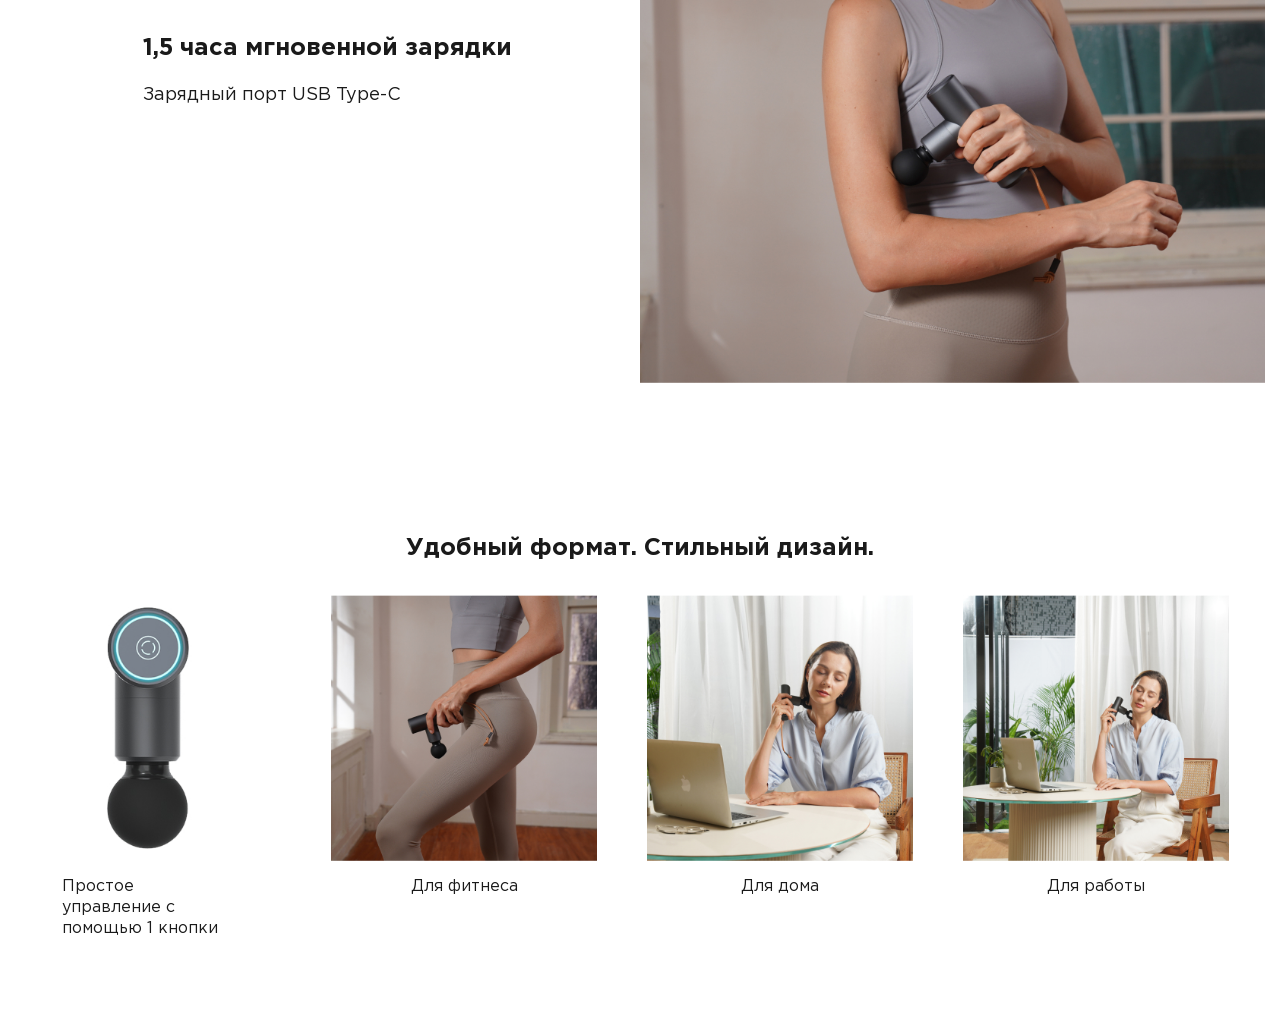
<file: YMFG-M352/index.html>
<!DOCTYPE html>
<html lang="en">
  <head>
    <meta charset="UTF-8" />
    <meta http-equiv="X-UA-Compatible" content="IE=edge" />
    <meta name="viewport" content="width=device-width, initial-scale=1.0" />
    <link rel="stylesheet" href="./css/main.min.css" />
    <title>YUNMAI Massage Gun Mini (YMFG-M352)</title>
  </head>
  <body>
    <section class="hero">
      <div class="container">
        <div class="hero__wrapper">
          <div class="hero__content">
            <p class="hero__subtitle descr">Массажер</p>
            <h1 class="hero__title">Massage Gun Mini</h1>
            <p class="hero__descr descr">Облегчите боль в мышцах, держите свое тело в движении</p>
          </div>
        </div>
      </div>
    </section>
    <section class="char">
      <div class="container">
        <div class="char__wrapper">
          <div class="char__item">
            <h3 class="char__item-title">Интеллектуальное измерение давления</h3>
            <p class="char__item-descr">Технология Magic Touch</p>
          </div>
          <div class="char__item">
            <h3 class="char__item-title">Супер портативный</h3>
            <p class="char__item-descr">430 г/15 унций</p>
          </div>
          <div class="char__item">
            <h3 class="char__item-title">66 дней</h3>
            <p class="char__item-descr">Длительное время автономной работы</p>
          </div>
          <div class="char__item">
            <h3 class="char__item-title"><35 дБ</h3>
            <p class="char__item-descr">Тихий уровень шума</p>
          </div>
        </div>
      </div>
    </section>
    <section class="companion">
      <div class="container">
        <div class="companion__items">
          <div class="companion__items-text">
            <h3 class="companion__items-title title">Умная технология для облегчения боли</h3>
            <div class="companion__items-descr descr">
              Различные мышцы нуждаются в правильном уровне интенсивности, чтобы снять скованность.
              Инновационная технология измерения давления Magic Touch массажного пистолета mini
              может отслеживать, насколько сильно пользователь прижимает массажный пистолет к мышце,
              и указывать с помощью световых колец разного цвета, когда пора усилить или ослабить
              нажим. Расслабление с помощью массажного пистолета Mini безопасно и эффективно.
            </div>
          </div>
          <img src="img/companion.jpeg" alt="Smart image" class="companion__img" />
        </div>
      </div>
    </section>
    <section class="weight">
      <div class="container">
        <div class="weight__items">
          <div class="weight__items-text">
            <h3 class="weight__items-title title">
              Легкий, как чашка кофе. Профессиональный, как превосходный массажист.
            </h3>
          </div>
          <img src="img/weight.jpeg" alt="weight image" class="weight__img" />
        </div>
      </div>
    </section>
    <section class="power">
      <div class="container">
        <div class="power__wrapper">
          <div class="power__content">
            <h3 class="power__title title">
              Крошечный, но мощный. Легко проникает в глубокие ткани
            </h3>
            <ul class="power__list">
              <li class="power__item descr">
                Для ежедневного ухода и расслабления: <span>1000 об/мин</span>
              </li>
              <li class="power__item descr">
                Для пробуждения и разогрева мышц: <span>1600 об/мин</span>
              </li>
              <li class="power__item descr">
                Для расслабления мышц после тренировки: <span>2600 об/мин</span>
              </li>
              <li class="power__item descr">
                Для полного глубокого расслабления: <span>3200 об/мин</span>
              </li>
            </ul>
          </div>
        </div>
      </div>
    </section>
    <section class="nozzle">
      <div class="container">
        <div class="nozzle__items">
          <div class="nozzle__items-text">
            <h3 class="nozzle__items-title title">Круглая насадка</h3>
            <p class="nozzle__items-descr descr">
              Подходит для массажа спины, рук, бедер, икр и других крупных групп мышц.
            </p>
          </div>
          <img src="img/nozzle.jpeg" alt="Nozzle image" class="nozzle__img" />
        </div>
      </div>
    </section>
    <section class="heads">
      <div class="container">
        <div class="heads__items">
          <div class="heads__items-text">
            <h3 class="heads__items-title title">3 силиконовые массажные головки</h3>
            <ul class="heads__list">
              <li class="heads__item descr">
                <span>U-образная насадка</span> – Подходит для массажа шеи и обеих сторон
                позвоночника, а также ахиллесова сухожилия. Мощность перкуссии
              </li>
              <li class="heads__item descr">
                <span>Плоская насадка</span> – Имитация ручного массажа, подходящая для расслабления
                чувствительных групп мышц с низкой переносимостью боли. Мощность перкуссии
              </li>
              <li class="heads__item descr">
                <span>Круглая насадка</span> – Подходит для массажа спины, рук, бедер, икр и других
                крупных групп мышц. Мощность перкуссии
              </li>
            </ul>
          </div>
          <img src="img/heads.jpeg" alt="Heads image" class="heads__img" />
        </div>
      </div>
    </section>
    <section class="battery">
      <div class="container">
        <div class="battery__items">
          <h3 class="battery__items-title title">
            Аккумулятор емкостью 2600 мАч обеспечивает 66 дней автономной работы.
          </h3>
          <img src="img/battery.jpeg" alt="Battery image" class="battery__img" />
        </div>
      </div>
    </section>
    <section class="charge">
      <div class="container">
        <div class="charge__items">
          <div class="charge__items-text">
            <h3 class="charge__items-title title">1,5 часа мгновенной зарядки</h3>
            <div class="charge__items-descr descr">Зарядный порт USB Type-C</div>
          </div>
          <img src="img/charge.jpeg" alt="Charge image" class="charge__img" />
        </div>
      </div>
    </section>
    <section class="format">
      <div class="container">
        <h3 class="format__title title">Удобный формат. Стильный дизайн.</h3>

        <div class="format__wrapper">
          <div class="format__item">
            <img src="img/control.jpeg" alt="Control" class="format__img" />
            <p class="format__item-descr descr special">Простое управление с помощью 1 кнопки</p>
          </div>
          <div class="format__item">
            <img src="img/fitness.jpeg" alt="Fitnes" class="format__img" />
            <p class="format__item-descr descr">Для фитнеса</p>
          </div>
          <div class="format__item">
            <img src="img/home.jpeg" alt="Home" class="format__img" />
            <p class="format__item-descr descr">Для дома</p>
          </div>
          <div class="format__item">
            <img src="img/work.jpeg" alt="Work" class="format__img" />
            <p class="format__item-descr descr">Для работы</p>
          </div>
        </div>
      </div>
    </section>
  </body>
</html>
</file>
<file: css/main.css>
/*! normalize.css v8.0.1 | MIT License | github.com/necolas/normalize.css */
/* Document
   ========================================================================== */
/**
 * 1. Correct the line height in all browsers.
 * 2. Prevent adjustments of font size after orientation changes in iOS.
 */
html {
  line-height: 1.15;
  /* 1 */
  -webkit-text-size-adjust: 100%;
  /* 2 */
}

/* Sections
   ========================================================================== */
/**
 * Remove the margin in all browsers.
 */
body {
  margin: 0;
}

/**
 * Render the `main` element consistently in IE.
 */
main {
  display: block;
}

/**
 * Correct the font size and margin on `h1` elements within `section` and
 * `article` contexts in Chrome, Firefox, and Safari.
 */
h1 {
  font-size: 2em;
  margin: 0.67em 0;
}

/* Grouping content
   ========================================================================== */
/**
 * 1. Add the correct box sizing in Firefox.
 * 2. Show the overflow in Edge and IE.
 */
hr {
  box-sizing: content-box;
  /* 1 */
  height: 0;
  /* 1 */
  overflow: visible;
  /* 2 */
}

/**
 * 1. Correct the inheritance and scaling of font size in all browsers.
 * 2. Correct the odd `em` font sizing in all browsers.
 */
pre {
  font-family: monospace, monospace;
  /* 1 */
  font-size: 1em;
  /* 2 */
}

/* Text-level semantics
   ========================================================================== */
/**
 * Remove the gray background on active links in IE 10.
 */
a {
  background-color: transparent;
}

/**
 * 1. Remove the bottom border in Chrome 57-
 * 2. Add the correct text decoration in Chrome, Edge, IE, Opera, and Safari.
 */
abbr[title] {
  border-bottom: none;
  /* 1 */
  text-decoration: underline;
  /* 2 */
  -webkit-text-decoration: underline dotted;
          text-decoration: underline dotted;
  /* 2 */
}

/**
 * Add the correct font weight in Chrome, Edge, and Safari.
 */
b,
strong {
  font-weight: bolder;
}

/**
 * 1. Correct the inheritance and scaling of font size in all browsers.
 * 2. Correct the odd `em` font sizing in all browsers.
 */
code,
kbd,
samp {
  font-family: monospace, monospace;
  /* 1 */
  font-size: 1em;
  /* 2 */
}

/**
 * Add the correct font size in all browsers.
 */
small {
  font-size: 80%;
}

/**
 * Prevent `sub` and `sup` elements from affecting the line height in
 * all browsers.
 */
sub,
sup {
  font-size: 75%;
  line-height: 0;
  position: relative;
  vertical-align: baseline;
}

sub {
  bottom: -0.25em;
}

sup {
  top: -0.5em;
}

/* Embedded content
   ========================================================================== */
/**
 * Remove the border on images inside links in IE 10.
 */
img {
  border-style: none;
}

/* Forms
   ========================================================================== */
/**
 * 1. Change the font styles in all browsers.
 * 2. Remove the margin in Firefox and Safari.
 */
button,
input,
optgroup,
select,
textarea {
  font-family: inherit;
  /* 1 */
  font-size: 100%;
  /* 1 */
  line-height: 1.15;
  /* 1 */
  margin: 0;
  /* 2 */
}

/**
 * Show the overflow in IE.
 * 1. Show the overflow in Edge.
 */
button,
input {
  /* 1 */
  overflow: visible;
}

/**
 * Remove the inheritance of text transform in Edge, Firefox, and IE.
 * 1. Remove the inheritance of text transform in Firefox.
 */
button,
select {
  /* 1 */
  text-transform: none;
}

/**
 * Correct the inability to style clickable types in iOS and Safari.
 */
button,
[type=button],
[type=reset],
[type=submit] {
  -webkit-appearance: button;
}

/**
 * Remove the inner border and padding in Firefox.
 */
button::-moz-focus-inner,
[type=button]::-moz-focus-inner,
[type=reset]::-moz-focus-inner,
[type=submit]::-moz-focus-inner {
  border-style: none;
  padding: 0;
}

/**
 * Restore the focus styles unset by the previous rule.
 */
button:-moz-focusring,
[type=button]:-moz-focusring,
[type=reset]:-moz-focusring,
[type=submit]:-moz-focusring {
  outline: 1px dotted ButtonText;
}

/**
 * Correct the padding in Firefox.
 */
fieldset {
  padding: 0.35em 0.75em 0.625em;
}

/**
 * 1. Correct the text wrapping in Edge and IE.
 * 2. Correct the color inheritance from `fieldset` elements in IE.
 * 3. Remove the padding so developers are not caught out when they zero out
 *    `fieldset` elements in all browsers.
 */
legend {
  box-sizing: border-box;
  /* 1 */
  color: inherit;
  /* 2 */
  display: table;
  /* 1 */
  max-width: 100%;
  /* 1 */
  padding: 0;
  /* 3 */
  white-space: normal;
  /* 1 */
}

/**
 * Add the correct vertical alignment in Chrome, Firefox, and Opera.
 */
progress {
  vertical-align: baseline;
}

/**
 * Remove the default vertical scrollbar in IE 10+.
 */
textarea {
  overflow: auto;
}

/**
 * 1. Add the correct box sizing in IE 10.
 * 2. Remove the padding in IE 10.
 */
[type=checkbox],
[type=radio] {
  box-sizing: border-box;
  /* 1 */
  padding: 0;
  /* 2 */
}

/**
 * Correct the cursor style of increment and decrement buttons in Chrome.
 */
[type=number]::-webkit-inner-spin-button,
[type=number]::-webkit-outer-spin-button {
  height: auto;
}

/**
 * 1. Correct the odd appearance in Chrome and Safari.
 * 2. Correct the outline style in Safari.
 */
[type=search] {
  -webkit-appearance: textfield;
  /* 1 */
  outline-offset: -2px;
  /* 2 */
}

/**
 * Remove the inner padding in Chrome and Safari on macOS.
 */
[type=search]::-webkit-search-decoration {
  -webkit-appearance: none;
}

/**
 * 1. Correct the inability to style clickable types in iOS and Safari.
 * 2. Change font properties to `inherit` in Safari.
 */
::-webkit-file-upload-button {
  -webkit-appearance: button;
  /* 1 */
  font: inherit;
  /* 2 */
}

/* Interactive
   ========================================================================== */
/*
 * Add the correct display in Edge, IE 10+, and Firefox.
 */
details {
  display: block;
}

/*
 * Add the correct display in all browsers.
 */
summary {
  display: list-item;
}

/* Misc
   ========================================================================== */
/**
 * Add the correct display in IE 10+.
 */
template {
  display: none;
}

/**
 * Add the correct display in IE 10.
 */
[hidden] {
  display: none;
}

/* stylelint-disable */
* {
  font-family: Gotham Pro, sans-serif;
  font-weight: 400;
  font-size: 18px;
  margin: 0;
  line-height: 130%;
  padding: 0;
}
@media (max-width: 800px) {
  * {
    font-size: 14px;
  }
}

.title {
  font-weight: 700;
  font-size: 32px;
  line-height: 130%;
  color: #1a1a1a;
}
@media (max-width: 800px) {
  .title {
    font-size: 24px;
  }
}

.descr {
  font-weight: 400;
  font-size: 18px;
  line-height: 130%;
  color: #1a1a1a;
}
@media (max-width: 800px) {
  .descr {
    font-size: 14px;
  }
}

.container {
  max-width: 1490px;
  padding: 0 15px;
  margin: 0 auto;
}
@media (max-width: 1440px) {
  .container {
    max-width: 1170px;
  }
}
@media (max-width: 800px) {
  .container {
    max-width: 698px;
  }
}
@media (max-width: 375px) {
  .container {
    max-width: 345px;
  }
}

@font-face {
  font-family: "Gotham Pro";
  src: url("../fonts/GothamPro-Bold.eot");
  src: local("../fonts/Gotham Pro Bold"), local("../fonts/GothamPro-Bold"), url("../fonts/GothamPro-Bold.eot?#iefix") format("embedded-opentype"), url("../fonts/GothamPro-Bold.woff") format("woff"), url("../fonts/GothamPro-Bold.ttf") format("truetype");
  font-weight: bold;
  font-style: normal;
}
@font-face {
  font-family: "Gotham Pro";
  src: url("../fonts/GothamPro.eot");
  src: local("../fonts/Gotham Pro"), local("../fonts/GothamPro"), url("../fonts/GothamPro.eot?#iefix") format("embedded-opentype"), url("../fonts/GothamPro.woff") format("woff"), url("../fonts/GothamPro.ttf") format("truetype");
  font-weight: normal;
  font-style: normal;
}
/* stylelint-disable */
.hero {
  background-image: url("../../img/hero-bg.jpeg");
  background-repeat: no-repeat;
  background-position: center center;
  background-size: cover;
  height: 100vh;
}
@media (max-width: 800px) {
  .hero {
    height: 454px;
  }
}
@media (max-width: 375px) {
  .hero {
    height: 592px;
  }
}
.hero__content {
  padding-top: 100px;
}
@media (max-width: 800px) {
  .hero__content {
    padding-top: 25px;
  }
}
.hero__subtitle {
  text-align: center;
  color: #ffffff;
}
@media (max-width: 800px) {
  .hero__subtitle {
    font-size: 14px;
  }
}
.hero__title {
  font-weight: 700;
  font-size: 64px;
  line-height: 130%;
  color: #ffffff;
  margin: 0;
  text-align: center;
}
@media (max-width: 800px) {
  .hero__title {
    font-size: 32px;
  }
}
@media (max-width: 375px) {
  .hero__title {
    max-width: 268px;
    margin: 0 auto;
  }
}
.hero__descr {
  margin-top: 10px;
  color: #ffffff;
  text-align: center;
}
@media (max-width: 800px) {
  .hero__descr {
    font-size: 14px;
  }
}
@media (max-width: 375px) {
  .hero__descr {
    max-width: 246px;
    margin: 0 auto;
  }
}

.char {
  background-color: #121212;
  padding: 127px 0;
}
@media (max-width: 800px) {
  .char {
    padding: 50px 0;
  }
}
.char__wrapper {
  display: grid;
  grid-template-columns: repeat(3, 1fr);
  gap: 94px 0;
  position: relative;
}
@media (max-width: 800px) {
  .char__wrapper {
    gap: 80px 0;
  }
}
@media (max-width: 375px) {
  .char__wrapper {
    grid-template-columns: repeat(2, 1fr);
    gap: 40px 20px;
  }
}
.char__item:nth-child(1)::after {
  content: "";
  position: absolute;
  background-color: #979797;
  width: 1px;
  height: 100%;
  bottom: 0;
  top: 0;
  left: 35%;
}
@media (max-width: 499px) {
  .char__item:nth-child(1)::after {
    content: unset;
  }
}
.char__item:nth-child(2)::after {
  content: "";
  position: absolute;
  background-color: #979797;
  width: 1px;
  height: 100%;
  bottom: 0;
  top: 0;
  left: 67%;
}
@media (max-width: 499px) {
  .char__item:nth-child(2)::after {
    content: unset;
  }
}
.char__item:nth-child(1)::before {
  content: "";
  position: absolute;
  background-color: #979797;
  width: 85%;
  height: 1px;
  top: 50%;
  left: 10%;
}
@media (max-width: 499px) {
  .char__item:nth-child(1)::before {
    content: unset;
  }
}
.char__item-title {
  font-weight: 700;
  font-size: 24px;
  line-height: 130%;
  text-align: center;
  color: #ffffff;
}
@media (max-width: 800px) {
  .char__item-title {
    font-size: 18px;
  }
}
@media (max-width: 375px) {
  .char__item-title {
    text-align: left;
  }
}
.char__item-descr {
  font-weight: 400;
  font-size: 14px;
  line-height: 130%;
  color: #ffffff;
  text-align: center;
}
@media (max-width: 800px) {
  .char__item-descr {
    font-size: 12px;
  }
}
@media (max-width: 375px) {
  .char__item-descr {
    text-align: left;
  }
}

.training {
  margin-top: 100px;
}
@media (max-width: 800px) {
  .training {
    margin-top: 60px;
  }
}
.training__title {
  text-align: center;
}
@media (max-width: 800px) {
  .training__title {
    max-width: 420px;
    margin: 0 auto;
  }
}
@media (max-width: 375px) {
  .training__title {
    text-align: left;
  }
}
.training__descr {
  max-width: 798px;
  margin: 20px auto 0 auto;
  text-align: center;
}
@media (max-width: 800px) {
  .training__descr {
    max-width: 528px;
  }
}
@media (max-width: 375px) {
  .training__descr {
    text-align: left;
  }
}
.training__img {
  margin-top: 73px;
  width: 100%;
  max-width: inherit;
  height: auto;
}
@media (max-width: 800px) {
  .training__img {
    margin-top: 30px;
    max-width: 375px;
  }
}
@media (max-width: 375px) {
  .training__img {
    max-width: 375px;
    width: 100%;
  }
}

.regen {
  margin-top: 150px;
}
@media (max-width: 499px) {
  .regen {
    margin-top: 46px;
  }
}
.regen__items {
  display: flex;
  justify-content: space-between;
  align-items: center;
}
@media (max-width: 800px) {
  .regen__items {
    align-items: unset;
  }
}
@media (max-width: 499px) {
  .regen__items {
    flex-direction: column;
  }
}
.regen__items-text {
  margin: 0 auto;
}
.regen__items-title {
  max-width: 387px;
}
.regen__items-descr {
  margin-top: 20px;
  max-width: 740px;
  padding-right: 10px;
}
.regen__img {
  width: 50%;
  max-width: 740px;
  height: auto;
}
@media (max-width: 800px) {
  .regen__img {
    max-width: 360px;
  }
}
@media (max-width: 499px) {
  .regen__img {
    width: 100%;
    margin: 20px auto 0 auto;
  }
}

.engine {
  background-image: url("../../img/engine-bg.jpeg");
  background-repeat: no-repeat;
  background-position: center center;
  background-size: cover;
  height: 100vh;
  margin-top: 150px;
}
@media (max-width: 800px) {
  .engine {
    margin-top: 100px;
    height: 600px;
  }
}
@media (max-width: 499px) {
  .engine {
    margin-top: 20px;
    height: 773px;
    background-image: url("../../img/engine-mobile.jpeg");
    background-repeat: no-repeat;
    background-position: center center;
    background-size: cover;
  }
}
.engine__wrapper {
  position: relative;
  height: 100vh;
}
@media (max-width: 800px) {
  .engine__wrapper {
    height: 600px;
  }
}
@media (max-width: 499px) {
  .engine__wrapper {
    height: 773px;
  }
}
.engine__content {
  position: absolute;
  top: 50%;
  transform: translateY(-50%);
  left: 50%;
}
@media (max-width: 499px) {
  .engine__content {
    position: static;
    transform: unset;
    padding-top: 30px;
  }
}
.engine__title {
  color: #ffffff;
}
@media (max-width: 800px) {
  .engine__title {
    max-width: 250px;
  }
}
.engine__descr {
  color: #ffffff;
  margin-top: 20px;
}
@media (max-width: 800px) {
  .engine__descr {
    margin-top: 10px;
    max-width: 360px;
  }
}
@media (max-width: 499px) {
  .engine__descr {
    max-width: 343px;
  }
}
.engine__inner {
  margin-top: 60px;
  display: flex;
  gap: 0 80px;
}
@media (max-width: 800px) {
  .engine__inner {
    margin-top: 25px;
    flex-wrap: wrap;
    gap: 30px 63px;
  }
}
@media (max-width: 499px) {
  .engine__inner {
    display: flex;
  }
}
.engine__item {
  max-width: 129px;
}
.engine__item-title {
  font-weight: 700;
  font-size: 24px;
  line-height: 130%;
  color: #ffffff;
}
@media (max-width: 800px) {
  .engine__item-title {
    font-size: 18px;
  }
}
.engine__item-descr {
  margin-top: 5px;
  font-weight: 400;
  font-size: 14px;
  line-height: 130%;
  color: #ffffff;
}
@media (max-width: 800px) {
  .engine__item-descr {
    font-size: 12px;
  }
}

.ergonomic {
  padding-top: 105px;
  background-color: #09101c;
  text-align: center;
  position: relative;
  color: #ffffff;
}
@media (max-width: 800px) {
  .ergonomic {
    padding-top: 25px;
  }
}
@media (max-width: 375px) {
  .ergonomic {
    padding-top: 51px;
  }
}
.ergonomic__title {
  color: #ffffff;
}
@media (max-width: 375px) {
  .ergonomic__title {
    text-align: left;
  }
}
.ergonomic__descr {
  color: #ffffff;
  max-width: 728px;
  text-align: center;
  margin: 20px auto 0 auto;
}
@media (max-width: 800px) {
  .ergonomic__descr {
    max-width: 456px;
    margin: 10px auto 0 auto;
  }
}
@media (max-width: 375px) {
  .ergonomic__descr {
    text-align: left;
  }
}
.ergonomic__inner {
  margin-top: 60px;
  display: flex;
  gap: 0 100px;
  align-items: center;
  justify-content: center;
  padding-bottom: 779px;
}
@media (max-width: 800px) {
  .ergonomic__inner {
    margin-top: 36px;
    justify-content: space-around;
    gap: 0;
    padding-bottom: 500px;
  }
}
@media (max-width: 499px) {
  .ergonomic__inner {
    flex-wrap: wrap;
    justify-content: left;
    gap: 25px 0;
  }
}
@media (max-width: 375px) {
  .ergonomic__inner {
    justify-content: left;
    gap: 25px 100px;
    padding-bottom: 337px;
  }
}
.ergonomic__item {
  max-width: 185px;
}
@media (max-width: 375px) {
  .ergonomic__item:nth-child(1) {
    max-width: 90px;
  }
  .ergonomic__item:nth-child(2) {
    max-width: 91px;
  }
}
.ergonomic__item-descr {
  font-weight: 400;
  font-size: 14px;
  color: #ffffff;
  margin-top: 10px;
}
@media (max-width: 375px) {
  .ergonomic__item-descr {
    font-size: 12px;
    text-align: left;
  }
}
@media (max-width: 375px) {
  .ergonomic__item-img {
    display: block;
  }
}
.ergonomic__img {
  position: absolute;
  top: 45%;
  left: 50%;
  transform: translateX(-50%);
  width: 100%;
  max-width: 1137px;
  height: auto;
}
@media (max-width: 800px) {
  .ergonomic__img {
    max-width: 702px;
  }
}
@media (max-width: 499px) {
  .ergonomic__img {
    top: unset;
    bottom: 0;
  }
}
@media (max-width: 375px) {
  .ergonomic__img {
    bottom: -10%;
    max-width: 357px;
  }
}

.battery {
  background-image: url("../../img/battery-bg.jpeg");
  background-repeat: no-repeat;
  background-position: center center;
  background-size: cover;
  height: 100vh;
  position: relative;
  z-index: 999;
}
@media (max-width: 800px) {
  .battery {
    height: 428px;
  }
}
@media (max-width: 375px) {
  .battery {
    height: 729px;
    background-position: 56% 50%;
  }
}
.battery__wrapper {
  position: relative;
  height: 100vh;
}
@media (max-width: 800px) {
  .battery__wrapper {
    height: 428px;
  }
}
@media (max-width: 375px) {
  .battery__wrapper {
    height: 729px;
  }
}
.battery__content {
  position: absolute;
  top: 50%;
  transform: translateY(-50%);
}
@media (max-width: 375px) {
  .battery__content {
    position: static;
    transform: unset;
    padding-top: 30px;
  }
}
.battery__title {
  color: #1a1a1a;
}
@media (max-width: 375px) {
  .battery__title {
    color: #ffffff;
  }
}
.battery__descr {
  color: #1a1a1a;
  margin-top: 20px;
  max-width: 666px;
}
@media (max-width: 800px) {
  .battery__descr {
    max-width: 360px;
  }
}
@media (max-width: 375px) {
  .battery__descr {
    color: #ffffff;
  }
}
.battery__inner {
  margin-top: 60px;
  display: flex;
  gap: 0 80px;
}
@media (max-width: 800px) {
  .battery__inner {
    flex-wrap: wrap;
    margin-top: 32px;
    max-width: 360px;
    gap: 20px 40px;
  }
}
@media (max-width: 375px) {
  .battery__inner {
    gap: 30px 70px;
  }
}
.battery__item {
  max-width: 131px;
}
.battery__item-title {
  font-weight: 700;
  font-size: 24px;
  color: #1a1a1a;
}
@media (max-width: 800px) {
  .battery__item-title {
    font-size: 18px;
  }
}
@media (max-width: 375px) {
  .battery__item-title {
    color: #ffffff;
  }
}
.battery__item-descr {
  margin-top: 5px;
  font-weight: 400;
  font-size: 14px;
  color: #1a1a1a;
}
@media (max-width: 800px) {
  .battery__item-descr {
    font-size: 12px;
  }
}
@media (max-width: 375px) {
  .battery__item-descr {
    color: #ffffff;
  }
}

.noize {
  background-image: url("../../img/noize-bg.jpeg");
  background-repeat: no-repeat;
  background-position: center center;
  background-size: cover;
  height: 100vh;
}
@media (max-width: 800px) {
  .noize {
    height: 418px;
  }
}
@media (max-width: 375px) {
  .noize {
    height: 775px;
    background-position: 17% 50%;
  }
}
.noize__wrapper {
  position: relative;
  height: 100vh;
}
@media (max-width: 800px) {
  .noize__wrapper {
    height: 418px;
  }
}
@media (max-width: 375px) {
  .noize__wrapper {
    height: 775px;
  }
}
.noize__content {
  position: absolute;
  top: 23%;
  transform: translateY(-50%);
  left: 51%;
}
@media (max-width: 800px) {
  .noize__content {
    top: 25%;
  }
}
@media (max-width: 499px) {
  .noize__content {
    top: unset;
    bottom: 0;
  }
}
@media (max-width: 375px) {
  .noize__content {
    position: static;
    transform: unset;
    padding-top: 50px;
  }
}
.noize__title {
  color: #ffffff;
  max-width: 331px;
}
.noize__descr {
  color: #ffffff;
  max-width: 740px;
  margin-top: 20px;
}
@media (max-width: 800px) {
  .noize__descr {
    max-width: 360px;
    margin-top: 15px;
  }
}

.design {
  height: 100vh;
  background-color: #000000;
  position: relative;
}
@media (max-width: 800px) {
  .design {
    height: 408px;
  }
}
@media (max-width: 724px) {
  .design {
    height: 680px;
  }
}
.design__content {
  position: relative;
  height: 100vh;
}
@media (max-width: 800px) {
  .design__content {
    height: 408px;
  }
}
@media (max-width: 724px) {
  .design__content {
    height: 680px;
  }
}
.design__inner {
  position: absolute;
  top: 50%;
  transform: translateY(-50%);
}
@media (max-width: 724px) {
  .design__inner {
    top: 30%;
  }
}
.design__title {
  color: #ffffff;
}
.design__descr {
  color: #ffffff;
  margin-top: 20px;
  max-width: 608px;
}
@media (max-width: 800px) {
  .design__descr {
    margin-top: 15px;
    max-width: 353px;
  }
}
.design__wrapper {
  display: flex;
  margin-top: 60px;
  gap: 0 70px;
}
@media (max-width: 800px) {
  .design__wrapper {
    gap: 0 40px;
    margin-top: 79px;
  }
}
@media (max-width: 375px) {
  .design__wrapper {
    margin-top: 22px;
  }
}
.design__item-descr {
  color: #ffffff;
  margin-top: 10px;
  max-width: 116px;
  text-align: center;
  font-size: 14px;
}
@media (max-width: 800px) {
  .design__item-descr {
    font-size: 12px;
    max-width: 99px;
  }
}
.design__item-img {
  display: block;
  max-width: 61px;
  margin: 0 auto;
}
.design__img {
  position: absolute;
  top: 0;
  left: 65%;
  transform: translateX(-50%);
  width: 50%;
  max-width: 1505px;
  height: auto;
}
@media (max-width: 1440px) {
  .design__img {
    max-width: 992px;
    left: 70%;
    top: 5%;
  }
}
@media (max-width: 800px) {
  .design__img {
    width: 100%;
    max-width: 550px;
    top: 2%;
    left: 60%;
  }
}
@media (max-width: 724px) {
  .design__img {
    top: unset;
    bottom: 0;
    left: 50%;
  }
}

.power {
  background-image: url("../../img/power-bg.jpeg");
  background-repeat: no-repeat;
  background-position: center center;
  background-size: cover;
  height: 100vh;
}
@media (max-width: 800px) {
  .power {
    height: 398px;
  }
}
@media (max-width: 375px) {
  .power {
    height: 732px;
    background-position: 22% 50%;
  }
}
.power__wrapper {
  position: relative;
  height: 100vh;
}
@media (max-width: 800px) {
  .power__wrapper {
    height: 398px;
  }
}
@media (max-width: 375px) {
  .power__wrapper {
    height: 732px;
  }
}
.power__content {
  position: absolute;
  top: 50%;
  transform: translateY(-50%);
  left: 50%;
}
@media (max-width: 724px) {
  .power__content {
    left: 0;
  }
}
@media (max-width: 375px) {
  .power__content {
    transform: unset;
    position: static;
    padding-top: 30px;
  }
}
.power__title {
  color: #ffffff;
}
.power__descr {
  color: #ffffff;
  margin-top: 20px;
  max-width: 740px;
}
@media (max-width: 800px) {
  .power__descr {
    max-width: 360px;
    margin-top: 10px;
  }
}
.power__inner {
  margin-top: 60px;
  display: flex;
  flex-wrap: wrap;
  gap: 40px 70px;
}
@media (max-width: 800px) {
  .power__inner {
    margin-top: 50px;
    gap: 30px 40px;
  }
}
@media (max-width: 375px) {
  .power__inner {
    gap: 30px;
  }
}
.power__inner-descr {
  font-size: 14px;
  color: #ffffff;
}
@media (max-width: 800px) {
  .power__inner-descr {
    font-size: 12px;
  }
}
.power__inner-title {
  font-size: 24px;
  color: #ffffff;
  margin-top: 5px;
  font-weight: 700;
}
@media (max-width: 800px) {
  .power__inner-title {
    font-size: 14px;
  }
}

.complect {
  background-image: url("../../img/complect.jpeg");
  background-repeat: no-repeat;
  background-position: center center;
  background-size: cover;
  height: 100vh;
}
@media (max-width: 800px) {
  .complect {
    height: 409px;
  }
}
@media (max-width: 499px) {
  .complect {
    background-color: #686868;
    background-image: unset;
    height: unset;
  }
}
.complect__wrapper {
  position: relative;
  height: 100vh;
}
@media (max-width: 800px) {
  .complect__wrapper {
    height: 409px;
  }
}
@media (max-width: 499px) {
  .complect__wrapper {
    position: static;
    height: unset;
  }
}
.complect__content {
  position: absolute;
  top: 50%;
  transform: translateY(-50%);
  left: 50%;
}
@media (max-width: 499px) {
  .complect__content {
    position: static;
    background-color: #686868;
    width: 100%;
    transform: unset;
    padding-top: 27px;
  }
}
.complect__title {
  color: #ffffff;
}
.complect__descr {
  color: #ffffff;
  margin-top: 20px;
  max-width: 740px;
}
@media (max-width: 800px) {
  .complect__descr {
    max-width: 330px;
  }
}
@media (max-width: 499px) {
  .complect__descr {
    max-width: 343px;
  }
}
.complect__img {
  display: none;
}
@media (max-width: 499px) {
  .complect__img {
    display: block;
    width: 100%;
    margin-top: 25px;
    max-width: 499px;
  }
}

.nozzles {
  background: rgb(24, 27, 52);
  background: linear-gradient(90deg, rgb(24, 27, 52) 50%, rgb(17, 19, 37) 50%);
}
.nozzles__content {
  display: grid;
  grid-template-columns: repeat(4, 1fr);
  grid-template-rows: 1fr;
}
@media (max-width: 499px) {
  .nozzles__content {
    grid-template-columns: repeat(2, 2fr);
  }
}
.nozzles__item {
  display: flex;
  flex-direction: column;
  align-items: center;
  padding-top: 82px;
  padding-bottom: 98px;
  background-color: #111325;
}
@media (max-width: 1440px) {
  .nozzles__item {
    padding-top: 42px;
    padding-bottom: 40px;
  }
}
@media (max-width: 800px) {
  .nozzles__item {
    padding: 30px 0 30px 0;
  }
}
@media (max-width: 800px) {
  .nozzles__item img {
    height: 76px;
    width: auto;
  }
}
.nozzles__item:nth-child(1) {
  background-color: #181b34;
}
.nozzles__item:nth-child(3) {
  background-color: #181b34;
}
@media (max-width: 499px) {
  .nozzles__item:nth-child(3) {
    background-color: #111325;
  }
}
@media (max-width: 499px) {
  .nozzles__item:nth-child(4) {
    background-color: #181b34;
  }
}
.nozzles__title {
  color: #ffffff;
  text-align: center;
  margin-top: 50px;
  font-size: 24px;
  font-weight: 700;
}
@media (max-width: 800px) {
  .nozzles__title {
    margin-top: 15px;
    font-size: 14px;
  }
}
.nozzles__descr {
  color: #ffffff;
  max-width: 232px;
  text-align: center;
  margin-top: 15px;
  font-size: 14px;
}
@media (max-width: 800px) {
  .nozzles__descr {
    margin-top: 5px;
    font-size: 12px;
    max-width: 146px;
  }
}

.effective {
  background-image: url("../../img/effective-bg.jpeg");
  background-repeat: no-repeat;
  background-position: center center;
  background-size: cover;
  height: 100vh;
}
@media (max-width: 800px) {
  .effective {
    height: 404px;
  }
}
@media (max-width: 375px) {
  .effective {
    height: 730px;
  }
}
.effective__wrapper {
  position: relative;
  height: 100vh;
}
@media (max-width: 800px) {
  .effective__wrapper {
    height: 404px;
  }
}
@media (max-width: 375px) {
  .effective__wrapper {
    height: 730px;
  }
}
.effective__content {
  position: absolute;
  top: 50%;
  transform: translateY(-50%);
}
@media (max-width: 375px) {
  .effective__content {
    position: static;
    transform: unset;
    padding-top: 20px;
  }
}
.effective__title {
  color: #ffffff;
}
@media (max-width: 1440px) {
  .effective__title {
    max-width: 416px;
  }
}
@media (max-width: 800px) {
  .effective__title {
    max-width: 290px;
  }
}
.effective__descr {
  color: #ffffff;
  margin-top: 20px;
  max-width: 580px;
}
@media (max-width: 1440px) {
  .effective__descr {
    max-width: 416px;
  }
}
@media (max-width: 800px) {
  .effective__descr {
    max-width: 304px;
  }
}

.body {
  background-image: url("../../img/body-bg.jpeg");
  background-repeat: no-repeat;
  background-position: center center;
  background-size: cover;
  height: -webkit-fit-content;
  height: -moz-fit-content;
  height: fit-content;
  padding-bottom: 120px;
}
@media (max-width: 800px) {
  .body {
    padding-bottom: 60px;
  }
}
.body__text {
  padding-top: 101px;
  max-width: 724px;
  margin: 0 auto;
}
@media (max-width: 800px) {
  .body__text {
    padding-top: 50px;
  }
}
.body__title {
  color: #ffffff;
  text-align: center;
}
@media (max-width: 800px) {
  .body__title {
    max-width: 349px;
    margin: 0 auto;
  }
}
@media (max-width: 499px) {
  .body__title {
    text-align: left;
    margin: 0;
  }
}
.body__descr {
  color: #ffffff;
  text-align: center;
  margin-top: 20px;
}
@media (max-width: 800px) {
  .body__descr {
    max-width: 444px;
    margin: 10px auto 0 auto;
  }
}
@media (max-width: 499px) {
  .body__descr {
    text-align: left;
    margin: 10px 0 0 0;
  }
}
.body__wrapper {
  margin-top: 50px;
  display: grid;
  grid-template-columns: repeat(3, 1fr);
  grid-template-rows: repeat(2, 1fr);
  grid-column-gap: 0px;
  grid-row-gap: 100px;
  align-items: center;
}
@media (max-width: 800px) {
  .body__wrapper {
    margin-top: 59px;
  }
}
@media (max-width: 724px) {
  .body__wrapper {
    grid-template-columns: repeat(2, 1fr);
    grid-template-rows: repeat(3, 1fr);
  }
}
@media (max-width: 375px) {
  .body__wrapper {
    grid-row-gap: 40px;
    grid-column-gap: 20px;
  }
}
.body__item img {
  display: block;
  margin: 0 auto;
}
@media (max-width: 800px) {
  .body__item img {
    height: 100px;
    width: 100px;
  }
}
@media (max-width: 499px) {
  .body__item img {
    margin: 0;
  }
}
.body__item-title {
  margin-top: 30px;
  text-align: center;
  color: #ffffff;
  font-size: 24px;
  font-weight: 700;
}
@media (max-width: 800px) {
  .body__item-title {
    font-size: 14px;
  }
}
@media (max-width: 499px) {
  .body__item-title {
    text-align: left;
  }
}
@media (max-width: 375px) {
  .body__item-title {
    margin-top: 10px;
  }
}
.body__item-descr {
  color: #ffffff;
  margin-top: 10px;
  text-align: center;
  font-size: 14px;
}
@media (max-width: 800px) {
  .body__item-descr {
    font-size: 12px;
    margin-top: 5px;
  }
}
@media (max-width: 499px) {
  .body__item-descr {
    text-align: left;
  }
}
@media (max-width: 375px) {
  .body__item-descr {
    font-size: 10px;
  }
}

.comfort {
  margin: 130px 0;
}
@media (max-width: 800px) {
  .comfort {
    margin: 80px 0 26px 0;
  }
}
.comfort__title {
  text-align: center;
}
@media (max-width: 375px) {
  .comfort__title {
    text-align: left;
    max-width: 330px;
  }
}
.comfort__wrapper {
  margin-top: 50px;
  display: grid;
  grid-template-columns: repeat(3, 1fr);
  grid-template-rows: repeat(2, 1fr);
  grid-column-gap: 5px;
  grid-row-gap: 5px;
}
@media (max-width: 800px) {
  .comfort__wrapper {
    margin-top: 30px;
    grid-column-gap: 3px;
    grid-row-gap: 3px;
  }
}
@media (max-width: 375px) {
  .comfort__wrapper {
    display: block;
  }
}
.comfort__item:first-child {
  grid-area: 1/1/3/2;
}
.comfort__item img {
  width: 100%;
  max-width: 530px;
  height: auto;
}
@media (max-width: 1440px) {
  .comfort__item img {
    max-width: 398px;
  }
}
@media (max-width: 800px) {
  .comfort__item img {
    max-width: 238px;
  }
}
@media (max-width: 375px) {
  .comfort__item img {
    max-width: 343px;
  }
}/*# sourceMappingURL=main.css.map */
</file>
<file: YMFG-M352/css/main.min.css>
/*! normalize.css v8.0.1 | MIT License | github.com/necolas/normalize.css */html{line-height:1.15;-webkit-text-size-adjust:100%}body{margin:0}main{display:block}h1{font-size:2em;margin:.67em 0}hr{box-sizing:content-box;height:0;overflow:visible}pre{font-family:monospace,monospace;font-size:1em}a{background-color:rgba(0,0,0,0)}abbr[title]{border-bottom:none;text-decoration:underline;-webkit-text-decoration:underline dotted;text-decoration:underline dotted}b,strong{font-weight:bolder}code,kbd,samp{font-family:monospace,monospace;font-size:1em}small{font-size:80%}sub,sup{font-size:75%;line-height:0;position:relative;vertical-align:baseline}sub{bottom:-0.25em}sup{top:-0.5em}img{border-style:none}button,input,optgroup,select,textarea{font-family:inherit;font-size:100%;line-height:1.15;margin:0}button,input{overflow:visible}button,select{text-transform:none}button,[type=button],[type=reset],[type=submit]{-webkit-appearance:button}button::-moz-focus-inner,[type=button]::-moz-focus-inner,[type=reset]::-moz-focus-inner,[type=submit]::-moz-focus-inner{border-style:none;padding:0}button:-moz-focusring,[type=button]:-moz-focusring,[type=reset]:-moz-focusring,[type=submit]:-moz-focusring{outline:1px dotted ButtonText}fieldset{padding:.35em .75em .625em}legend{box-sizing:border-box;color:inherit;display:table;max-width:100%;padding:0;white-space:normal}progress{vertical-align:baseline}textarea{overflow:auto}[type=checkbox],[type=radio]{box-sizing:border-box;padding:0}[type=number]::-webkit-inner-spin-button,[type=number]::-webkit-outer-spin-button{height:auto}[type=search]{-webkit-appearance:textfield;outline-offset:-2px}[type=search]::-webkit-search-decoration{-webkit-appearance:none}::-webkit-file-upload-button{-webkit-appearance:button;font:inherit}details{display:block}summary{display:list-item}template{display:none}[hidden]{display:none}*{font-family:Gotham Pro,sans-serif;font-weight:400;font-size:18px;margin:0;padding:0}.title{font-weight:700;font-size:32px;line-height:130%;color:#1a1a1a}@media(max-width: 1440px){.title{font-size:24px}}@media(max-width: 768px){.title{font-size:18px}}.descr{font-weight:400;font-size:18px;line-height:130%;color:#1a1a1a}@inclute tablet{.descr{font-size:14px}}.container{max-width:1530px;padding:0 15px;margin:0 auto}@media(max-width: 1440px){.container{max-width:1270px}}@media(max-width: 768px){.container{max-width:768px}}@font-face{font-family:"Gotham Pro";src:url("../fonts/GothamPro-Bold.eot");src:local("../fonts/Gotham Pro Bold"),local("../fonts/GothamPro-Bold"),url("../fonts/GothamPro-Bold.eot?#iefix") format("embedded-opentype"),url("../fonts/GothamPro-Bold.woff") format("woff"),url("../fonts/GothamPro-Bold.ttf") format("truetype");font-weight:bold;font-style:normal}@font-face{font-family:"Gotham Pro";src:url("../fonts/GothamPro.eot");src:local("../fonts/Gotham Pro"),local("../fonts/GothamPro"),url("../fonts/GothamPro.eot?#iefix") format("embedded-opentype"),url("../fonts/GothamPro.woff") format("woff"),url("../fonts/GothamPro.ttf") format("truetype");font-weight:normal;font-style:normal}.hero{background-image:url("../../img/hero-bg.jpeg");background-repeat:no-repeat;background-position:center center;background-size:cover;height:100vh}@media(max-width: 1440px){.hero{width:100%;max-width:1440px;height:auto}}@media(max-width: 768px){.hero{max-width:768px}}@media(max-width: 414px){.hero{background-image:url("../../img/hero-375.jpeg");background-repeat:no-repeat;background-position:center center;background-size:cover;max-width:414px}}.hero__wrapper{position:relative;height:100vh}@media(max-width: 1440px){.hero__wrapper{height:683px}}@media(max-width: 768px){.hero__wrapper{height:364px}}@media(max-width: 414px){.hero__wrapper{height:560px;position:static}}.hero__content{position:absolute;top:50%;transform:translateY(-50%);left:50%}@media(max-width: 414px){.hero__content{left:0;top:0;position:static;transform:unset;text-align:center;padding-top:60px}}@media(max-width: 1440px){.hero__subtitle{font-size:16px}}.hero__title{font-weight:700;font-size:72px;line-height:130%;color:#000;margin:0}@media(max-width: 1440px){.hero__title{font-size:64px}}@media(max-width: 768px){.hero__title{font-size:32px}}@media(max-width: 414px){.hero__title{font-size:24px;max-width:217px;margin:5px auto 0 auto}}.hero__descr{margin-top:20px}@media(max-width: 1440px){.hero__descr{font-size:16px}}@media(max-width: 768px){.hero__descr{max-width:360px}}@media(max-width: 414px){.hero__descr{max-width:283px;margin:20px auto 0 auto}}.char{margin-top:170px}@media(max-width: 768px){.char{margin-top:119px}}@media(max-width: 414px){.char{margin-top:70px}}.char__wrapper{display:flex;flex-wrap:wrap;gap:72px 0;position:relative}@media(max-width: 768px){.char__wrapper{gap:29px 0}}@media(max-width: 414px){.char__wrapper{flex-direction:column}}.char__item{width:50%;margin:0 auto}@media(max-width: 414px){.char__item{width:100%;border-top:1px solid #979797;padding-top:18px}.char__item:first-child{border:none;padding:0}}.char__item:nth-child(2)::after{content:"";position:absolute;background-color:#979797;width:1px;height:100%;bottom:0;top:0;left:50%}@media(max-width: 414px){.char__item:nth-child(2)::after{content:unset}}.char__item:nth-child(1)::before{content:"";position:absolute;background-color:#979797;width:85%;height:1px;top:50%;left:10%}@media(max-width: 414px){.char__item:nth-child(1)::before{content:unset}}.char__item-title{font-weight:700;font-size:24px;line-height:130%;color:#070707;max-width:282px;margin:0 auto;text-align:center}@media(max-width: 768px){.char__item-title{font-size:18px;max-width:294px}}@media(max-width: 414px){.char__item-title{text-align:unset;max-width:unset}}.char__item-descr{font-weight:400;font-size:14px;line-height:130%;color:#070707;text-align:center;margin-top:16px}@media(max-width: 768px){.char__item-descr{font-size:14px}}@media(max-width: 414px){.char__item-descr{text-align:unset}}.companion{margin-top:266px}@media(max-width: 768px){.companion{margin-top:120px}}.companion__items{display:flex;justify-content:space-between;align-items:center}@media(max-width: 414px){.companion__items{flex-direction:column-reverse}}.companion__items-text{max-width:464px;margin:0 auto;padding-right:10px}@media(max-width: 768px){.companion__items-text{padding-right:25px}}.companion__items-title{color:#1a1a1a}@media(max-width: 768px){.companion__items-title{max-width:210px}}@media(max-width: 414px){.companion__items-title{margin-top:20px}}.companion__items-descr{margin-top:20px}@media(max-width: 768px){.companion__items-descr{font-size:14px}}@media(max-width: 414px){.companion__items-descr{margin-top:10px}}.companion__img{width:50%;max-width:820px;height:auto}@media(max-width: 414px){.companion__img{width:100%}}.weight{margin-top:150px}@media(max-width: 414px){.weight{margin-top:120px}}.weight__items{display:flex;justify-content:space-between;align-items:center;flex-direction:row-reverse}@media(max-width: 414px){.weight__items{flex-direction:column-reverse;align-items:unset}}.weight__items-text{max-width:464px;margin:0 auto;padding-left:10px}@media(max-width: 768px){.weight__items-text{max-width:262px}}@media(max-width: 414px){.weight__items-text{margin:20px 0 0 0;padding:0}}.weight__items-descr{margin-top:20px}.weight__img{width:50%;max-width:820px;height:auto}@media(max-width: 414px){.weight__img{width:100%}}.power{margin-top:150px;background-image:url("../../img/power-bg.jpeg");background-repeat:no-repeat;background-position:center center;background-size:cover;height:100vh}@media(max-width: 768px){.power{margin-top:120px}}@media(max-width: 414px){.power{background-image:url("../../img/power-bg-375.jpeg");background-repeat:no-repeat;background-position:center center;background-size:cover}}@media(max-width: 768px){.power{height:364px}}@media(max-width: 414px){.power{height:626px}}.power__wrapper{position:relative;height:100vh}@media(max-width: 768px){.power__wrapper{height:364px}}.power__content{position:absolute;top:50%;transform:translateY(-50%)}@media(max-width: 414px){.power__content{top:205%}}.power__title{padding-left:40px;max-width:520px}@media(max-width: 768px){.power__title{max-width:285px;padding:0}}.power__list{margin:20px 0 0 60px;max-width:452px}@media(max-width: 414px){.power__list{margin:10px 0 0 20px}}@media(max-width: 768px){.power__item{font-size:12px}}.power__item span{font-weight:bold;display:inline-block}@media(max-width: 768px){.power__item span{font-size:12px}}@media(max-width: 414px){.power__item span{display:block}}.nozzle{margin-top:150px}@media(max-width: 414px){.nozzle{margin-top:300px}}.nozzle__items{display:flex;justify-content:space-between;align-items:center;flex-direction:row-reverse}@media(max-width: 414px){.nozzle__items{flex-direction:column-reverse}}.nozzle__items-text{padding-right:166px;padding-left:10px}@media(max-width: 768px){.nozzle__items-text{padding-right:18px;padding-left:30px}}@media(max-width: 414px){.nozzle__items-text{padding:0}}.nozzle__items-title{max-width:365px}.nozzle__items-descr{max-width:428px;margin-top:20px;line-height:200%}@media(max-width: 768px){.nozzle__items-descr{font-size:16px;max-width:312px}}@media(max-width: 414px){.nozzle__items-descr{max-width:335px;line-height:130%;font-size:14px}}.nozzle__img{width:50%;max-width:820px;height:auto}@media(max-width: 414px){.nozzle__img{width:100%}}.heads{margin-top:46px}@media(max-width: 414px){.heads{margin-top:120px}}.heads__items{display:flex;justify-content:space-between;align-items:center}@media(max-width: 414px){.heads__items{flex-direction:column-reverse}}.heads__items-title{padding-left:76px;max-width:356px}@media(max-width: 768px){.heads__items-title{padding-left:18px;padding-right:10px}}.heads__list{padding-left:120px;margin-top:20px;max-width:464px}@media(max-width: 768px){.heads__list{max-width:317px;padding-left:30px}}.heads__item{margin-top:20px}@media(max-width: 768px){.heads__item{font-size:14px}}.heads__item span{font-weight:bold}@media(max-width: 768px){.heads__item span{font-size:14px}}.heads__img{width:50%;max-width:820px;height:auto}@media(max-width: 414px){.heads__img{width:100%}}.battery{margin-top:150px}.battery__items{display:flex;justify-content:space-between;align-items:center;flex-direction:row-reverse}@media(max-width: 414px){.battery__items{flex-direction:column-reverse}}.battery__items-title{max-width:520px;margin:0 auto}@media(max-width: 768px){.battery__items-title{max-width:303px}}@media(max-width: 414px){.battery__items-title{max-width:343px}}.battery__img{width:50%;max-width:820px;height:auto}@media(max-width: 414px){.battery__img{width:100%}}.charge{margin-top:130px}.charge__items{display:flex;justify-content:space-between;align-items:center}@media(max-width: 414px){.charge__items{flex-direction:column-reverse;align-items:unset}}.charge__items-text{max-width:520px;margin:0 auto}@media(max-width: 768px){.charge__items-text{max-width:320px}}@media(max-width: 414px){.charge__items-text{margin:10px 0 0 0;max-width:343px}}.charge__items-descr{margin-top:20px}@media(max-width: 414px){.charge__items-descr{margin-top:10px}}.charge__img{width:50%;max-width:820px;height:auto}@media(max-width: 414px){.charge__img{width:100%}}.format{margin:150px 0 90px 0}@media(max-width: 768px){.format{margin:120px 0 223px 0}}@media(max-width: 395px){.format{margin:120px 0 103px 0}}.format__title{text-align:center}@media(max-width: 768px){.format__title{font-size:24px}}.format__wrapper{margin-top:50px;display:flex;gap:50px}@media(max-width: 1440px){.format__wrapper{margin-top:30px}}@media(max-width: 768px){.format__wrapper{margin-top:30px;flex-wrap:wrap;justify-content:space-around;gap:30px}}@media(max-width: 414px){.format__wrapper{gap:30px 5px}}.format__item-descr{max-width:-webkit-fit-content;max-width:-moz-fit-content;max-width:fit-content;margin:20px auto 0 auto}@media(max-width: 1440px){.format__item-descr{margin:10px auto 0 auto;font-size:16px}}.format__img{width:100%;max-width:350px;height:auto}@media(max-width: 1440px){.format__img{max-width:266px;margin-top:0}}@media(max-width: 414px){.format__img{max-width:164px}}.special{max-width:194px}@media(max-width: 1440px){.special{max-width:173px}}/*# sourceMappingURL=main.min.css.map */
</file>
